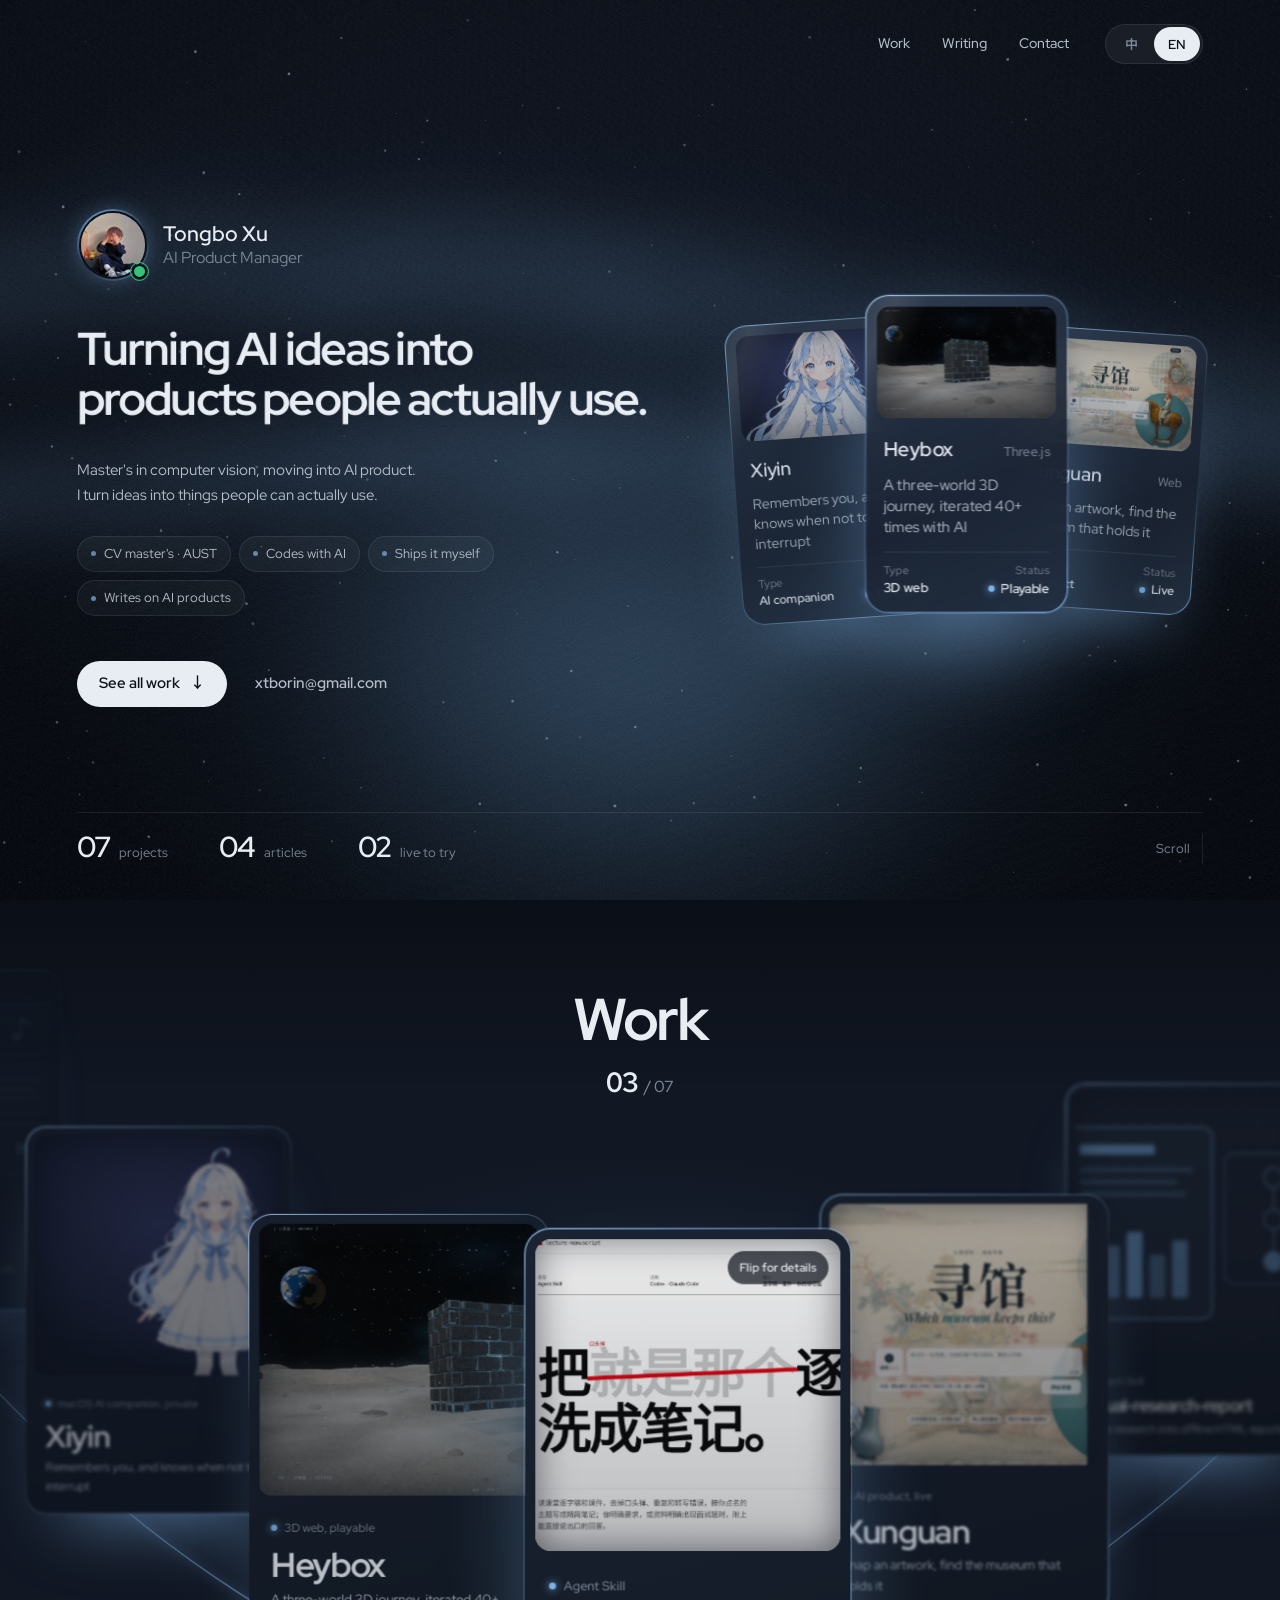
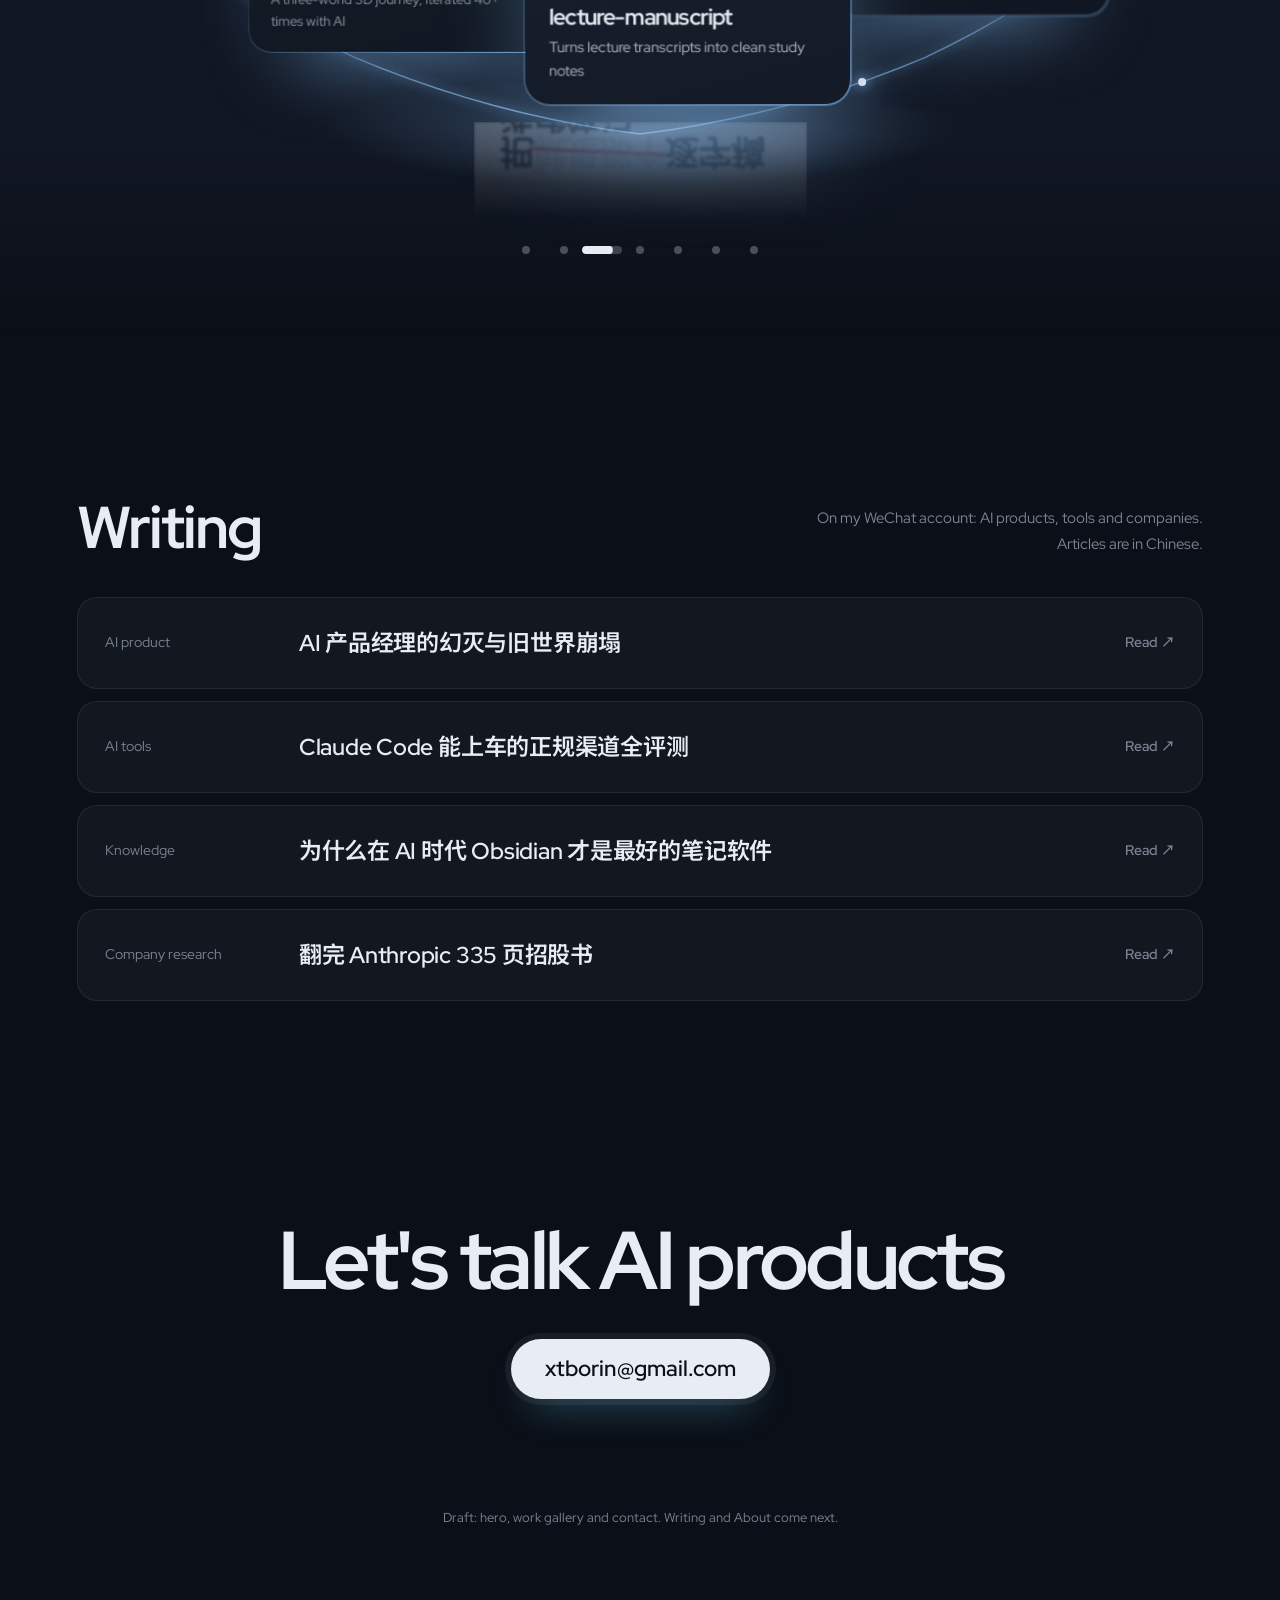
<file: index.html>
<!doctype html>
<html lang="en" data-lang="en">
<head>
  <meta charset="UTF-8">
  <meta name="viewport" content="width=device-width, initial-scale=1">
  <meta name="theme-color" content="#0B0F17">
  <title>徐同博 · AI 产品经理</title>
  <link rel="icon" href="assets/favicon.svg" type="image/svg+xml">
  <link rel="stylesheet" href="preview.css">
  <script>
    (function () {
      var q = new URLSearchParams(location.search).get('lang'), saved = null;
      try { saved = localStorage.getItem('lang'); } catch (e) {}
      var lang = q === 'en' || q === 'zh' ? q : saved === 'zh' ? 'zh' : 'en';
      document.documentElement.dataset.lang = lang;
      document.documentElement.lang = lang === 'en' ? 'en' : 'zh-CN';
    })();
  </script>
  <script src="preview.js" defer></script>
</head>
<body>
  <canvas class="gl" aria-hidden="true"></canvas>
  <canvas class="stars" aria-hidden="true"></canvas>
  <div class="cursor" aria-hidden="true"><span class="cursor-dot"></span><span class="cursor-ring"><b class="cursor-label"></b></span></div>

  <header class="bar">
    <nav class="nav" aria-label="主导航">
      <a href="#work" data-i18n="navWork">作品</a>
      <a href="#writing" data-i18n="navWriting">文章</a>
      <a href="#contact" data-i18n="navContact">联系</a>
    </nav>
    <div class="lang" role="group" aria-label="语言 / Language">
      <span class="lang-thumb" aria-hidden="true"></span>
      <button type="button" data-set-lang="zh" aria-pressed="false">中</button>
      <button type="button" data-set-lang="en" aria-pressed="true">EN</button>
    </div>
  </header>

  <main id="top">
    <!-- 首屏：左侧是我（头像、定位、简介、标签），右侧是三张主打作品卡 -->
    <section class="hero">
      <div class="hero-left">
        <div class="hero-id">
          <span class="avatar-wrap"><img class="avatar" src="assets/avatar.jpg" alt="" width="64" height="64"><span class="pulse" aria-hidden="true"></span></span>
          <p><b data-i18n="brand">徐同博</b><span data-i18n="roleShort">AI 产品经理</span></p>
        </div>
        <h1 class="hero-title" data-i18n="headline">把 AI 想法，
做成真正能用的产品。</h1>
        <p class="hero-lead" data-i18n="lead">计算机视觉硕士，想做 AI 产品经理。
我习惯自己把想法做成能用的东西。</p>
        <ul class="tags">
          <li data-i18n="tag1">CV 硕士 · 安徽理工</li>
          <li data-i18n="tag2">和 AI 一起写代码</li>
          <li data-i18n="tag3">自己做到上线</li>
          <li data-i18n="tag4">公众号写 AI 产品</li>
        </ul>
        <div class="hero-actions">
          <a class="more-link" href="#work"><span data-i18n="ctaWork">看全部作品</span><i aria-hidden="true">↓</i></a>
          <a class="hero-mail" href="mailto:xtborin@gmail.com">xtborin@gmail.com</a>
        </div>
      </div>

      <div class="hero-strip">
        <ul class="stats">
          <li><b>07</b><span data-i18n="stWork">个作品</span></li>
          <li><b>04</b><span data-i18n="stWrite">公众号文章</span></li>
          <li><b>02</b><span data-i18n="stLive">个可在线体验</span></li>
        </ul>
        <a class="scroll-cue" href="#work"><span data-i18n="scrollCue">向下滚动</span><i aria-hidden="true"></i></a>
      </div>

      <div class="fan" aria-label="主打作品">
        <a class="gcard g-violet" href="#w-xiyin">
          <span class="gc-thumb gc-figure"><img src="assets/projects/xiyin.webp" alt="" width="619" height="1100" draggable="false"></span>
          <span class="gc-top"><b data-i18n="xyTitle">汐音</b><span class="gc-no">macOS</span></span>
          <span class="gc-mid" data-i18n="xyLine">记得你，也知道什么时候别打扰你</span>
          <span class="gc-meta"><span><small data-i18n="kType">类型</small><span data-i18n="tXy">AI 桌面伙伴</span></span><span><small data-i18n="kState">状态</small><em data-i18n="sPrivate">私有</em></span></span>
        </a>
        <a class="gcard g-silver" href="#w-heybox">
          <span class="gc-thumb"><img src="assets/projects/heybox-moon.webp" alt="" width="1600" height="1000" draggable="false"></span>
          <span class="gc-top"><b data-i18n="hbTitle">小黑盒</b><span class="gc-no">Three.js</span></span>
          <span class="gc-mid" data-i18n="hbLine">三世界宇宙旅程，和 AI 一起迭代了 40 多版</span>
          <span class="gc-meta"><span><small data-i18n="kType">类型</small><span data-i18n="tHb">3D 网页</span></span><span><small data-i18n="kState">状态</small><em data-i18n="sPlay">可在线玩</em></span></span>
        </a>
        <a class="gcard g-aqua" href="#w-xunguan">
          <span class="gc-thumb"><img src="assets/projects/xunguan-home.webp" alt="" width="1600" height="1000" draggable="false"></span>
          <span class="gc-top"><b data-i18n="xgTitle">寻馆</b><span class="gc-no">Web</span></span>
          <span class="gc-mid" data-i18n="xgLine">拍下展品，找到它在哪个博物馆</span>
          <span class="gc-meta"><span><small data-i18n="kType">类型</small><span data-i18n="tXg">AI 产品</span></span><span><small data-i18n="kState">状态</small><em data-i18n="sLive">已上线</em></span></span>
        </a>
</div>

    </section>

    <!-- 横向画廊：每个作品一张渐变玻璃卡 -->
    <section class="gallery" id="work" aria-labelledby="work-title">
      <div class="gallery-sticky">
        <div class="gallery-head">
          <h2 id="work-title" data-i18n="workTitle">作品</h2>
          <p class="counter" aria-hidden="true"><b class="counter-now">01</b><span>/ 07</span></p>
        </div>
        <svg class="rail" aria-hidden="true"><defs><linearGradient id="railg" x1="0" x2="1"><stop offset="0" stop-color="#7FB4E8" stop-opacity="0"/><stop offset=".5" stop-color="#7FB4E8" stop-opacity=".9"/><stop offset="1" stop-color="#7FB4E8" stop-opacity="0"/></linearGradient></defs><path class="rail-glow"/><path class="rail-path"/><circle class="rail-dot" r="4"/></svg>
        <div class="track">
          <article class="card card-lg g-violet" id="w-xiyin" data-key="xiyin" tabindex="0">
            <figure class="card-media media-figure"><img src="assets/projects/xiyin.webp" alt="" width="619" height="1100" draggable="false"></figure>
            <div class="card-text">
              <p class="card-tag" data-i18n="xyTag">macOS AI 伙伴，私有项目</p>
              <h3 data-i18n="xyTitle">汐音</h3>
              <p data-i18n="xyLine">记得你，也知道什么时候别打扰你</p>
            </div>
          </article>
          <article class="card card-lg g-silver" id="w-heybox" data-key="heybox" tabindex="0">
            <figure class="card-media"><img src="assets/projects/heybox-moon.webp" alt="" width="1600" height="1000" draggable="false"></figure>
            <div class="card-text">
              <p class="card-tag" data-i18n="hbTag">3D 网页，可在线玩</p>
              <h3 data-i18n="hbTitle">小黑盒</h3>
              <p data-i18n="hbLine">三世界宇宙旅程，和 AI 一起迭代了 40 多版</p>
            </div>
          </article>
          <article class="card g-pink" id="w-lecture" data-key="lecture" tabindex="0">
            <figure class="card-media"><img src="assets/projects/lecture-hero.webp" alt="" width="1600" height="1000" draggable="false"></figure>
            <div class="card-text">
              <p class="card-tag">Agent Skill</p>
              <h3>lecture-manuscript</h3>
              <p data-i18n="lmLine">把课堂逐字稿洗成精简笔记</p>
            </div>
          </article>
          <article class="card card-lg g-aqua" id="w-xunguan" data-key="xunguan" tabindex="0">
            <figure class="card-media"><img src="assets/projects/xunguan-home.webp" alt="" width="1600" height="1000" draggable="false"></figure>
            <div class="card-text">
              <p class="card-tag" data-i18n="xgTag">AI 产品，已上线</p>
              <h3 data-i18n="xgTitle">寻馆</h3>
              <p data-i18n="xgLine">拍下展品，找到它在哪个博物馆</p>
            </div>
          </article>
          <article class="card card-type g-lime" id="w-report" data-key="report" tabindex="0">
            <figure class="card-media cover-svg" aria-hidden="true"><svg viewBox="0 0 400 300" preserveAspectRatio="xMidYMid slice"><defs><pattern id="dotg1" width="16" height="16" patternUnits="userSpaceOnUse"><circle cx="2" cy="2" r="1" fill="#7FB4E8" opacity=".18"/></pattern></defs><rect width="400" height="300" fill="url(#dotg1)"/>
<g fill="none" stroke="#7FB4E8" stroke-width="1.5"><rect x="52" y="40" width="170" height="220" rx="12" fill="rgba(127,180,232,.06)"/><rect x="236" y="70" width="112" height="150" rx="12" opacity=".55"/></g>
<rect x="70" y="60" width="86" height="12" rx="3" fill="#7FB4E8"/><g fill="#7FB4E8" opacity=".35"><rect x="70" y="86" width="130" height="6" rx="3"/><rect x="70" y="100" width="112" height="6" rx="3"/><rect x="70" y="114" width="122" height="6" rx="3"/></g>
<g fill="#7FB4E8"><rect x="72" y="196" width="18" height="40" rx="3" opacity=".45"/><rect x="98" y="176" width="18" height="60" rx="3" opacity=".7"/><rect x="124" y="160" width="18" height="76" rx="3"/><rect x="150" y="186" width="18" height="50" rx="3" opacity=".55"/><rect x="176" y="170" width="18" height="66" rx="3" opacity=".8"/></g>
<g stroke="#7FB4E8" stroke-width="1.5" fill="none" opacity=".8"><circle cx="292" cy="98" r="11"/><circle cx="292" cy="146" r="11"/><circle cx="292" cy="194" r="11" fill="#7FB4E8"/><path d="M292 109v26M292 157v26"/></g></svg></figure>
            <div class="card-text">
              <p class="card-tag">Agent Skill</p>
              <h3>visual-research-report</h3>
              <p data-i18n="vrLine">把调研整理成可以离线阅读的 HTML 报告</p>
            </div>
          </article>
          <article class="card card-type g-yellow" id="w-campus" data-key="campus" tabindex="0">
            <figure class="card-media cover-svg" aria-hidden="true"><svg viewBox="0 0 400 300" preserveAspectRatio="xMidYMid slice"><defs><pattern id="dotg2" width="16" height="16" patternUnits="userSpaceOnUse"><circle cx="2" cy="2" r="1" fill="#7FB4E8" opacity=".18"/></pattern><radialGradient id="wg" cx="50%" cy="70%" r="50%"><stop offset="0" stop-color="#7FB4E8" stop-opacity=".22"/><stop offset="1" stop-color="#7FB4E8" stop-opacity="0"/></radialGradient></defs><rect width="400" height="300" fill="url(#dotg2)"/><circle cx="200" cy="200" r="150" fill="url(#wg)"/>
<g fill="none" stroke="#7FB4E8" stroke-linecap="round"><path d="M140 168a85 85 0 0 1 120 0" stroke-width="10" opacity=".35"/><path d="M110 138a127 127 0 0 1 180 0" stroke-width="10" opacity=".22"/><path d="M168 196a40 40 0 0 1 64 0" stroke-width="10" opacity=".6"/></g><circle cx="200" cy="222" r="11" fill="#7FB4E8"/>
<g stroke="#7FB4E8" stroke-width="1.3" opacity=".55"><path d="M48 82L104 58L152 92M248 92L296 58L352 82"/></g><g fill="#7FB4E8"><circle cx="48" cy="82" r="5"/><circle cx="104" cy="58" r="5" opacity=".6"/><circle cx="152" cy="92" r="5" opacity=".8"/><circle cx="248" cy="92" r="5" opacity=".8"/><circle cx="296" cy="58" r="5" opacity=".6"/><circle cx="352" cy="82" r="5"/></g>
<g transform="translate(282 214)"><circle r="18" fill="none" stroke="#7FB4E8" stroke-width="1.5"/><path d="M-7 0l5 5l9-10" fill="none" stroke="#7FB4E8" stroke-width="2.4" stroke-linecap="round" stroke-linejoin="round"/></g></svg></figure>
            <div class="card-text">
              <p class="card-tag" data-i18n="ccTag">桌面工具，开源</p>
              <h3>CampusConnect</h3>
              <p data-i18n="ccLine">校园网自动认证，Windows 和 macOS 都能用</p>
            </div>
          </article>
          <article class="card card-type g-mist" data-key="media" tabindex="0">
            <figure class="card-media cover-svg" aria-hidden="true"><svg viewBox="0 0 400 300" preserveAspectRatio="xMidYMid slice"><rect x="46" y="36" width="96" height="68" rx="10" fill="rgba(127,180,232,.07)" stroke="#7FB4E8" stroke-opacity=".9" stroke-width="1.4"/><path d="M86 59L106 70L86 81Z" fill="#7FB4E8" opacity=".9"/><rect x="152" y="36" width="96" height="68" rx="10" fill="rgba(127,180,232,.07)" stroke="#7FB4E8" stroke-opacity=".45" stroke-width="1.4"/><g fill="#7FB4E8" opacity="0.32"><rect x="168" y="56" width="64" height="5" rx="2.5"/><rect x="168" y="68" width="50" height="5" rx="2.5"/><rect x="168" y="80" width="58" height="5" rx="2.5"/></g><rect x="258" y="36" width="96" height="68" rx="10" fill="rgba(127,180,232,.07)" stroke="#7FB4E8" stroke-opacity=".6" stroke-width="1.4"/><g fill="#7FB4E8" opacity=".6"><circle cx="298" cy="80" r="6"/><rect x="303" y="54" width="3" height="26"/><path d="M305 54q12 4 14 12q-6-5-14-5z"/></g><rect x="46" y="116" width="96" height="68" rx="10" fill="rgba(127,180,232,.07)" stroke="#7FB4E8" stroke-opacity=".5" stroke-width="1.4"/><g fill="#7FB4E8" opacity="0.35"><rect x="62" y="136" width="64" height="5" rx="2.5"/><rect x="62" y="148" width="50" height="5" rx="2.5"/><rect x="62" y="160" width="58" height="5" rx="2.5"/></g><rect x="152" y="116" width="96" height="68" rx="10" fill="rgba(127,180,232,.07)" stroke="#7FB4E8" stroke-opacity=".95" stroke-width="1.4"/><path d="M192 139L212 150L192 161Z" fill="#7FB4E8" opacity=".95"/><rect x="258" y="116" width="96" height="68" rx="10" fill="rgba(127,180,232,.07)" stroke="#7FB4E8" stroke-opacity=".4" stroke-width="1.4"/><g fill="#7FB4E8" opacity="0.28"><rect x="274" y="136" width="64" height="5" rx="2.5"/><rect x="274" y="148" width="50" height="5" rx="2.5"/><rect x="274" y="160" width="58" height="5" rx="2.5"/></g><rect x="46" y="196" width="96" height="68" rx="10" fill="rgba(127,180,232,.07)" stroke="#7FB4E8" stroke-opacity=".6" stroke-width="1.4"/><g fill="#7FB4E8" opacity=".6"><circle cx="86" cy="240" r="6"/><rect x="91" y="214" width="3" height="26"/><path d="M93 214q12 4 14 12q-6-5-14-5z"/></g><rect x="152" y="196" width="96" height="68" rx="10" fill="rgba(127,180,232,.07)" stroke="#7FB4E8" stroke-opacity=".45" stroke-width="1.4"/><g fill="#7FB4E8" opacity="0.32"><rect x="168" y="216" width="64" height="5" rx="2.5"/><rect x="168" y="228" width="50" height="5" rx="2.5"/><rect x="168" y="240" width="58" height="5" rx="2.5"/></g><rect x="258" y="196" width="96" height="68" rx="10" fill="rgba(127,180,232,.07)" stroke="#7FB4E8" stroke-opacity=".8" stroke-width="1.4"/><path d="M298 219L318 230L298 241Z" fill="#7FB4E8" opacity=".8"/></svg></figure>
            <div class="card-text">
              <p class="card-tag" data-i18n="mhTag">资源平台，私有项目</p>
              <h3>MediaHub</h3>
              <p data-i18n="mhLine">视频、歌谱、文章统一管理，按权限和额度访问</p>
            </div>
          </article>
        </div>
        <div class="floor" aria-hidden="true"><div class="mirror"><img alt="" src="assets/projects/heybox-moon.webp"></div></div>
        <div class="dots" aria-label="选择作品"></div>
      </div>
    </section>

    <!-- 文章：发在微信公众号 -->
    <section class="writing" id="writing" aria-labelledby="writing-title">
      <div class="writing-head">
        <h2 id="writing-title" data-i18n="writingTitle">文章</h2>
        <p data-i18n="writingSub">写在我的微信公众号，关于 AI 产品、工具和公司。</p>
      </div>
      <ol class="articles">
        <li><a class="article" href="https://mp.weixin.qq.com/s/xaE4N5pzvhqohViHwmlHbg" target="_blank" rel="noopener noreferrer"><span class="a-topic" data-i18n="tp1">AI 产品经理</span><span class="a-title">AI 产品经理的幻灭与旧世界崩塌</span><span class="a-read"><span data-i18n="read">阅读</span> ↗</span></a></li>
        <li><a class="article" href="https://mp.weixin.qq.com/s/UxXXmakDibp9JJj6A-B_Ow" target="_blank" rel="noopener noreferrer"><span class="a-topic" data-i18n="tp2">AI 工具</span><span class="a-title">Claude Code 能上车的正规渠道全评测</span><span class="a-read"><span data-i18n="read">阅读</span> ↗</span></a></li>
        <li><a class="article" href="https://mp.weixin.qq.com/s/ee-FGK-JbAx2Gma1YzCbXA" target="_blank" rel="noopener noreferrer"><span class="a-topic" data-i18n="tp3">知识管理</span><span class="a-title">为什么在 AI 时代 Obsidian 才是最好的笔记软件</span><span class="a-read"><span data-i18n="read">阅读</span> ↗</span></a></li>
        <li><a class="article" href="https://mp.weixin.qq.com/s/hTH5tWA1_2i25GKrkgDlOA" target="_blank" rel="noopener noreferrer"><span class="a-topic" data-i18n="tp4">公司研究</span><span class="a-title">翻完 Anthropic 335 页招股书</span><span class="a-read"><span data-i18n="read">阅读</span> ↗</span></a></li>
      </ol>
    </section>

    <section class="contact" id="contact" aria-labelledby="contact-title">
      <h2 id="contact-title" data-i18n="contactTitle">一起聊聊 AI 产品</h2>
      <a class="mail magnetic" href="mailto:xtborin@gmail.com">xtborin@gmail.com</a>
      <p class="note" data-i18n="note">样稿：首屏、作品画廊和联系方式。确认风格后再补齐文章和关于我。</p>
    </section>
  </main>
</body>
</html>
</file>
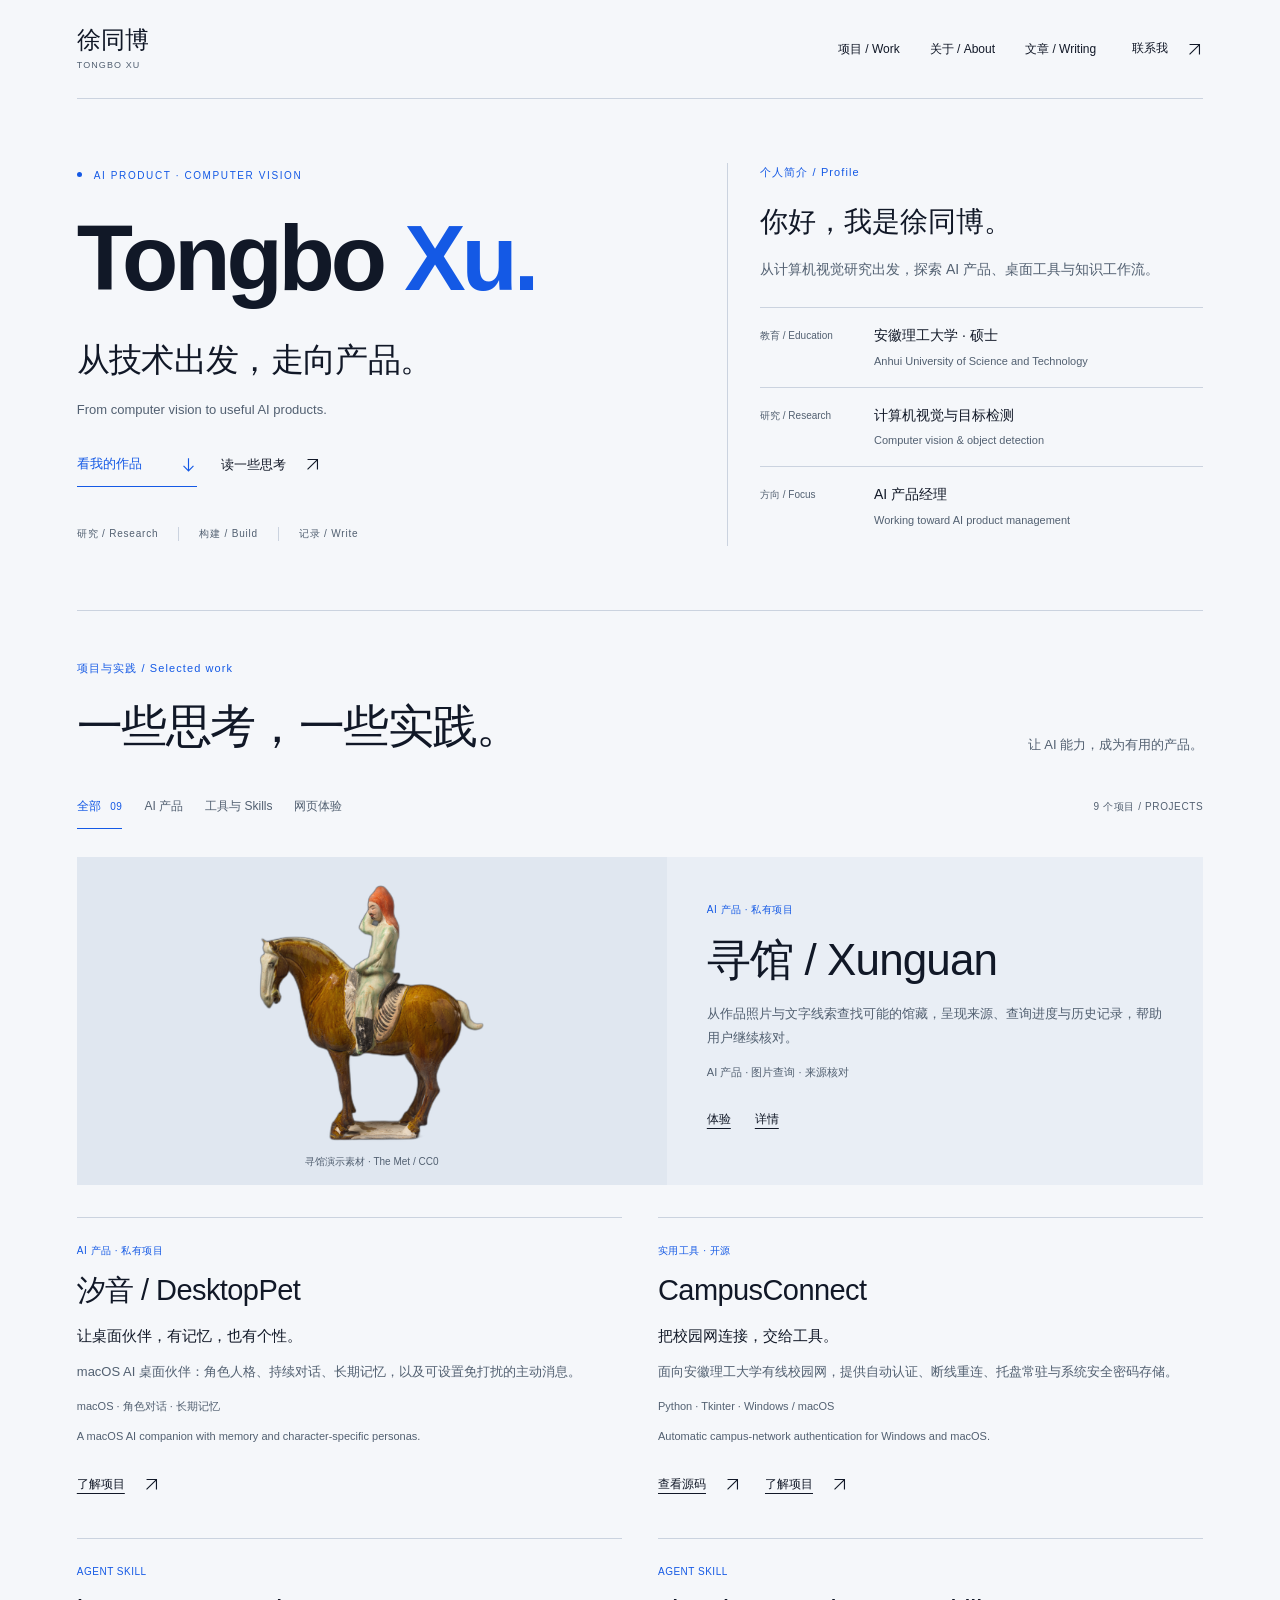
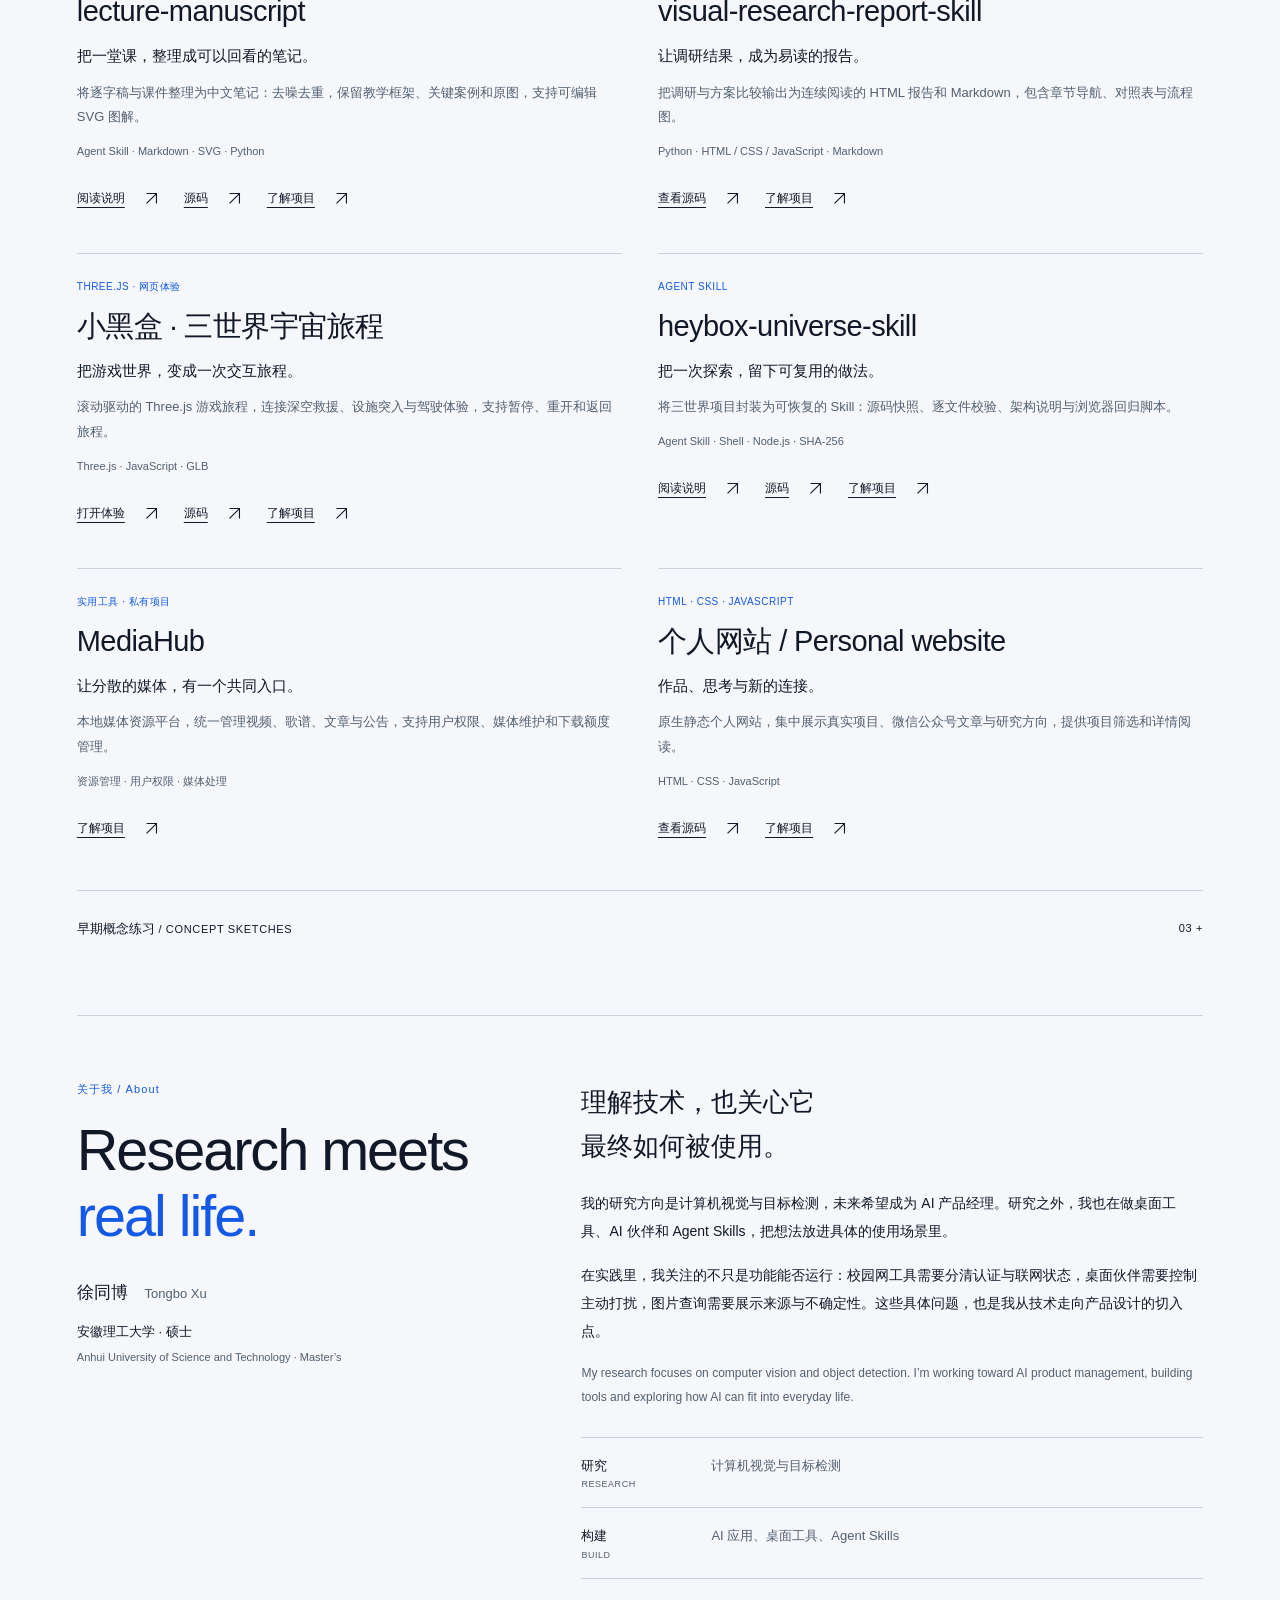
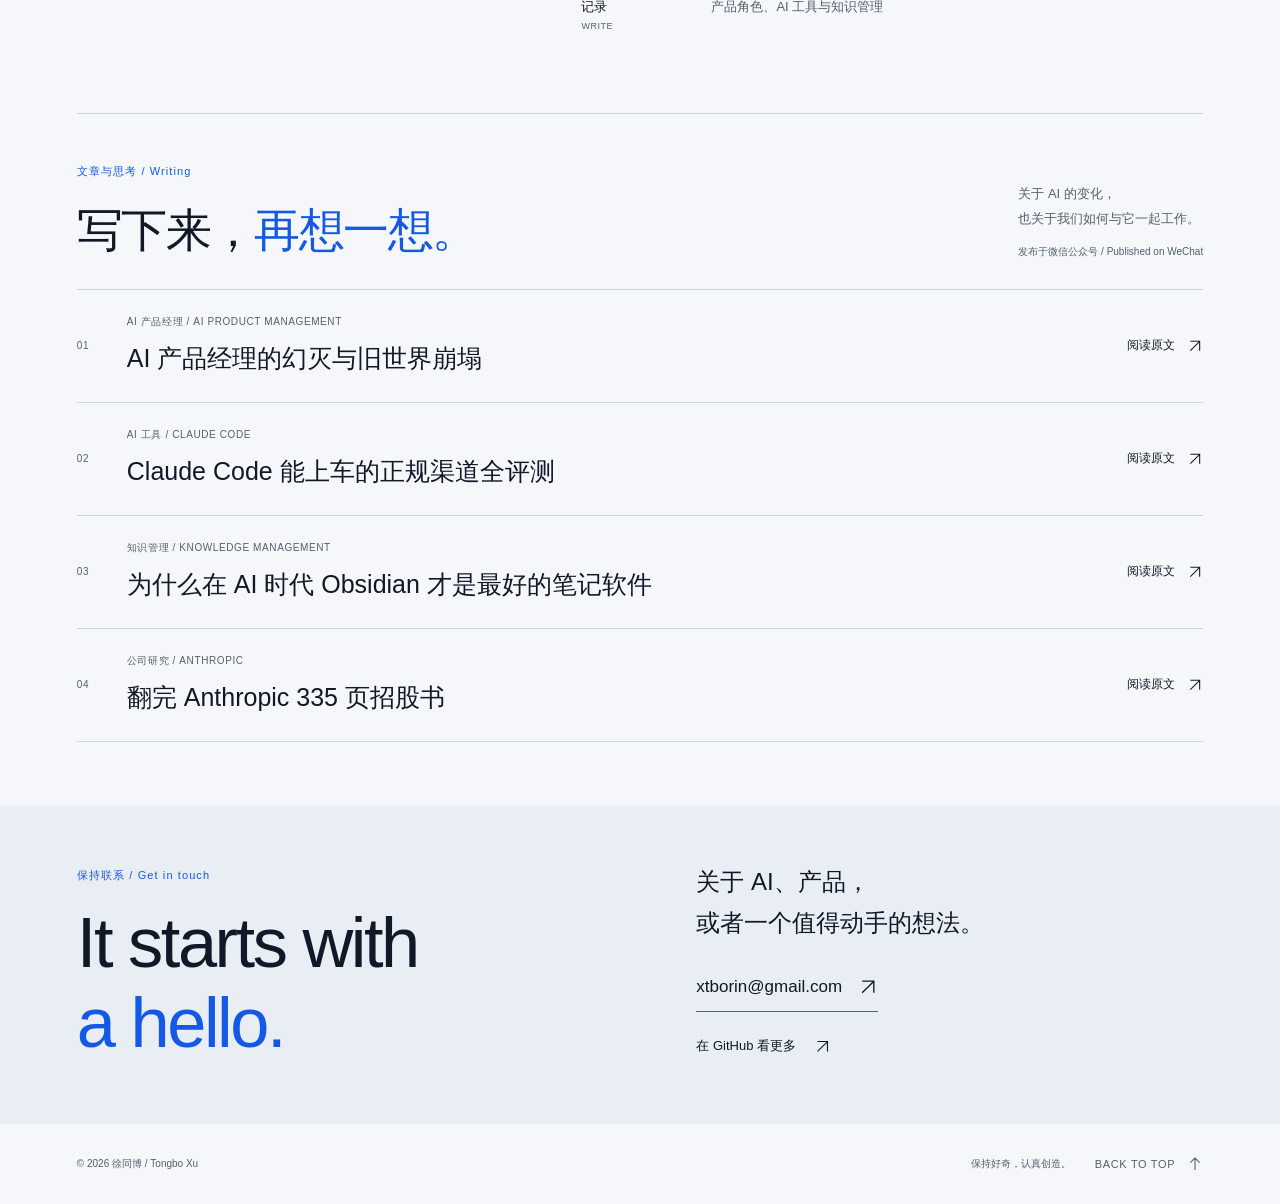
<file: legacy.html>
<!doctype html>
<html lang="zh-CN">
<head>
  <meta charset="UTF-8">
  <meta name="viewport" content="width=device-width, initial-scale=1">
  <meta name="description" content="徐同博 Tongbo Xu，AI 产品经理方向，安徽理工大学硕士，研究计算机视觉与目标检测。探索 AI 桌面伙伴、实用工具、Agent Skills，也记录产品与技术思考。">
  <meta name="theme-color" content="#f5f7fa">
  <title>徐同博 Tongbo Xu — AI for People</title>
  <link rel="icon" href="assets/favicon.svg" type="image/svg+xml">
  <link rel="stylesheet" href="style.css">
  <script src="script.js" defer></script>
</head>
<body>
  <a class="skip-link" href="#main">跳转到正文</a>
  <svg class="icon-definitions" xmlns="http://www.w3.org/2000/svg" aria-hidden="true">
    <symbol id="icon-arrow-up-right" viewBox="0 0 24 24"><path d="M5 19 19 5M5 5h14v14" fill="none" stroke="currentColor" stroke-width="1.6"/></symbol>
    <symbol id="icon-arrow-down" viewBox="0 0 24 24"><path d="M12 3v18M5 14l7 7 7-7" fill="none" stroke="currentColor" stroke-width="1.6"/></symbol>
    <symbol id="icon-close" viewBox="0 0 24 24"><path d="m6 6 12 12M6 18 18 6" fill="none" stroke="currentColor" stroke-width="1.6"/></symbol>
  </svg>
  <header class="site-header wrap" id="top">
    <div class="nav-shell">
      <a class="brand" href="#top" aria-label="徐同博，返回首页"><span class="brand-name">徐同博<span class="mono">TONGBO XU</span></span></a>
      <nav id="primary-nav" aria-label="主导航"><a href="#work">项目 / Work</a><a href="#about">关于 / About</a><a href="#notes">文章 / Writing</a></nav>
      <a class="button button-dark nav-contact" href="mailto:xtborin@gmail.com">联系我<svg aria-hidden="true"><use href="#icon-arrow-up-right"/></svg></a>
      <button class="menu-toggle" id="menu-toggle" type="button" aria-label="展开导航" aria-controls="primary-nav" aria-expanded="false"><span></span><span></span></button>
    </div>
  </header>
  <main id="main">
    <section class="hero wrap" aria-labelledby="hero-title">
      <div class="hero-copy">
        <p class="hero-intro">AI PRODUCT · COMPUTER VISION</p>
        <h1 class="hero-title" id="hero-title" lang="en">Tongbo <em>Xu.</em></h1>
        <p class="hero-statement">从技术出发，走向产品。</p>
        <p class="hero-english" lang="en">From computer vision to useful AI products.</p>
        <div class="hero-actions"><a class="text-link hero-link" href="#work">看我的作品<svg aria-hidden="true"><use href="#icon-arrow-down"/></svg></a><a class="text-link" href="#notes">读一些思考<svg aria-hidden="true"><use href="#icon-arrow-up-right"/></svg></a></div>
        <p class="hero-footnote"><span>研究 / Research</span><span>构建 / Build</span><span>记录 / Write</span></p>
      </div>
      <aside class="hero-profile" aria-labelledby="profile-name">
        <p class="section-label">个人简介 / Profile</p>
        <h2 id="profile-name">你好，我是徐同博。</h2>
        <p>从计算机视觉研究出发，探索 AI 产品、桌面工具与知识工作流。</p>
        <dl class="profile-facts">
          <div><dt>教育 / Education</dt><dd>安徽理工大学 · 硕士<span lang="en">Anhui University of Science and Technology</span></dd></div>
          <div><dt>研究 / Research</dt><dd>计算机视觉与目标检测<span lang="en">Computer vision & object detection</span></dd></div>
          <div><dt>方向 / Focus</dt><dd>AI 产品经理<span lang="en">Working toward AI product management</span></dd></div>
        </dl>
      </aside>
    </section>
    <section class="work wrap section" id="work" aria-labelledby="work-title">
      <div class="section-heading"><div><p class="section-label">项目与实践 / Selected work</p><h2 class="display" id="work-title">一些思考，一些实践。</h2></div><p class="section-description">让 AI 能力，成为有用的产品。</p></div>
      <div class="work-toolbar"><div class="filters" role="group" aria-label="筛选项目" hidden><button class="filter active" data-filter="all" aria-pressed="true">全部 <span class="mono">09</span></button><button class="filter" data-filter="ai" aria-pressed="false">AI 产品</button><button class="filter" data-filter="tools" aria-pressed="false">工具与 Skills</button><button class="filter" data-filter="web" aria-pressed="false">网页体验</button></div><p class="filter-status mono" role="status" aria-live="polite" aria-atomic="true">9 个项目 / PROJECTS</p></div>
      <div class="project-grid">

<article class="project project-featured" data-category="ai" data-project="xunguan"><figure class="project-cover"><img src="assets/projects/xunguan-rider.png" alt="寻馆演示使用的唐代骑马人物陶俑素材" width="616" height="700" loading="lazy"><figcaption>寻馆演示素材 · The Met / CC0</figcaption></figure><div class="project-content"><p class="project-type">AI 产品 · 私有项目</p><h3><a href="https://xunguan.vercel.app" target="_blank" rel="noopener noreferrer">寻馆 / Xunguan</a></h3><p class="project-description">从作品照片与文字线索查找可能的馆藏，呈现来源、查询进度与历史记录，帮助用户继续核对。</p><p class="project-stack">AI 产品 · 图片查询 · 来源核对</p><div class="project-actions"><a class="text-link" href="https://xunguan.vercel.app" target="_blank" rel="noopener noreferrer">体验</a><button type="button" class="text-link project-open" aria-haspopup="dialog" aria-label="查看寻馆项目详情" hidden>详情</button></div></div><template class="project-detail"><div class="project-evidence"><h4>使用场景 / Context</h4><p>在展览或日常浏览中看到一件作品时，通过照片和补充线索寻找可能的收藏机构与公开来源。</p><h4>功能与设计 / Features</h4><ul><li>支持选图、拖放和粘贴图片，也可补充文字线索。</li><li>提供查询进度、停止、异常提示与最近查询记录。</li><li>将作品匹配与展出状态分开表达，保留来源入口，提示用户对照核实。</li></ul><p class="detail-notice">已部署的探索性 Demo，源码私有。识别准确性尚未完成验收，结果需结合馆方资料核对。</p></div><div class="detail-links"><a class="text-link" href="https://xunguan.vercel.app" target="_blank" rel="noopener noreferrer">体验</a></div></template></article>
<article class="project project-entry" data-category="ai" data-project="desktoppet"><div class="project-content"><p class="project-type">AI 产品 · 私有项目</p><h3>汐音 / DesktopPet</h3><p class="project-subtitle">让桌面伙伴，有记忆，也有个性。</p><p class="project-description">macOS AI 桌面伙伴：角色人格、持续对话、长期记忆，以及可设置免打扰的主动消息。</p><p class="project-stack">macOS · 角色对话 · 长期记忆</p><p class="project-english" lang="en">A macOS AI companion with memory and character-specific personas.</p><div class="project-actions"><button type="button" class="text-link project-open" aria-haspopup="dialog" aria-label="查看汐音 / DesktopPet项目详情" hidden>了解项目<svg aria-hidden="true"><use href="#icon-arrow-up-right"/></svg></button></div></div><template class="project-detail"><div class="project-evidence"><h4>使用场景 / Context</h4><p>让桌面伙伴记住持续交流中的偏好与经历，同时让用户决定它何时主动开口。</p><h4>功能与设计 / Features</h4><ul><li>按角色保存人格，支持持续对话与长期记忆。</li><li>主动消息提供免打扰时段、频率和未回应限制，兼顾陪伴与日常专注。</li><li>聊天与记忆保存在本机，模型凭据使用系统钥匙串。</li></ul><p class="detail-notice">个人非商业 Demo，源码私有；当前对话能力不等同于可操作电脑的 Agent。</p></div></template></article>
<article class="project project-entry" data-category="tools" data-project="campusconnect"><div class="project-content"><p class="project-type">实用工具 · 开源</p><h3>CampusConnect</h3><p class="project-subtitle">把校园网连接，交给工具。</p><p class="project-description">面向安徽理工大学有线校园网，提供自动认证、断线重连、托盘常驻与系统安全密码存储。</p><p class="project-stack">Python · Tkinter · Windows / macOS</p><p class="project-english" lang="en">Automatic campus-network authentication for Windows and macOS.</p><div class="project-actions"><a class="text-link" href="https://github.com/Xtbreak/CampusConnect" target="_blank" rel="noopener noreferrer">查看源码<svg aria-hidden="true"><use href="#icon-arrow-up-right"/></svg></a><button type="button" class="text-link project-open" aria-haspopup="dialog" aria-label="查看CampusConnect项目详情" hidden>了解项目<svg aria-hidden="true"><use href="#icon-arrow-up-right"/></svg></button></div></div><template class="project-detail"><div class="project-evidence"><h4>使用场景 / Context</h4><p>把重复登录校园网的操作交给后台工具，适配电信、移动和联通的认证入口。</p><h4>功能与设计 / Features</h4><ul><li>图形界面配合托盘／菜单栏，支持登录启动、启动后连接和断线自动登录。</li><li>先判断校园网认证，再检查外网；已认证但外网暂不可用时，不重复登录已有会话。</li><li>网络任务在独立进程运行，可主动停止；连续失败时延长重试间隔。</li><li>Windows 使用 DPAPI，macOS 使用系统钥匙串保存密码。</li></ul><p class="detail-notice">当前适配安徽理工大学有线校园网；其他学校与无线网络兼容性未验证。</p></div><div class="detail-links"><a class="text-link" href="https://github.com/Xtbreak/CampusConnect" target="_blank" rel="noopener noreferrer">查看源码<svg aria-hidden="true"><use href="#icon-arrow-up-right"/></svg></a></div></template></article>
<article class="project project-entry" data-category="tools" data-project="lecture"><div class="project-content"><p class="project-type">AGENT SKILL</p><h3>lecture-manuscript</h3><p class="project-subtitle">把一堂课，整理成可以回看的笔记。</p><p class="project-description">将逐字稿与课件整理为中文笔记：去噪去重，保留教学框架、关键案例和原图，支持可编辑 SVG 图解。</p><p class="project-stack">Agent Skill · Markdown · SVG · Python</p><div class="project-actions"><a class="text-link" href="https://xtbreak.github.io/lecture-manuscript/" target="_blank" rel="noopener noreferrer">阅读说明<svg aria-hidden="true"><use href="#icon-arrow-up-right"/></svg></a>
<a class="text-link" href="https://github.com/Xtbreak/lecture-manuscript" target="_blank" rel="noopener noreferrer">源码<svg aria-hidden="true"><use href="#icon-arrow-up-right"/></svg></a><button type="button" class="text-link project-open" aria-haspopup="dialog" aria-label="查看lecture-manuscript项目详情" hidden>了解项目<svg aria-hidden="true"><use href="#icon-arrow-up-right"/></svg></button></div></div><template class="project-detail"><div class="project-evidence"><h4>使用场景 / Context</h4><p>面向课程复习，把“口语转写”整理成能够再次理解和使用的知识笔记。</p><h4>功能与设计 / Features</h4><ul><li>按指定主题清洗口头禅、重复内容和明显转写错误，保留必要的解释、案例及操作步骤。</li><li>课件原图放在对应知识点旁；新增图解使用可编辑的原生 SVG。</li><li>配套 Python 检查器核对笔记结构、语气及本地图片路径。</li><li>提供“原稿 → 批改 → 笔记”在线示例；按需求输出面试话术或写入飞书。</li></ul><p class="detail-notice">结构和图片路径检查不能代替事实核对、原文覆盖检查与视觉验收。</p></div><div class="detail-links"><a class="text-link" href="https://xtbreak.github.io/lecture-manuscript/" target="_blank" rel="noopener noreferrer">阅读说明<svg aria-hidden="true"><use href="#icon-arrow-up-right"/></svg></a>
<a class="text-link" href="https://github.com/Xtbreak/lecture-manuscript" target="_blank" rel="noopener noreferrer">源码<svg aria-hidden="true"><use href="#icon-arrow-up-right"/></svg></a></div></template></article>
<article class="project project-entry" data-category="tools" data-project="visual-report"><div class="project-content"><p class="project-type">AGENT SKILL</p><h3>visual-research-report-skill</h3><p class="project-subtitle">让调研结果，成为易读的报告。</p><p class="project-description">把调研与方案比较输出为连续阅读的 HTML 报告和 Markdown，包含章节导航、对照表与流程图。</p><p class="project-stack">Python · HTML / CSS / JavaScript · Markdown</p><div class="project-actions"><a class="text-link" href="https://github.com/Xtbreak/visual-research-report-skill" target="_blank" rel="noopener noreferrer">查看源码<svg aria-hidden="true"><use href="#icon-arrow-up-right"/></svg></a><button type="button" class="text-link project-open" aria-haspopup="dialog" aria-label="查看visual-research-report-skill项目详情" hidden>了解项目<svg aria-hidden="true"><use href="#icon-arrow-up-right"/></svg></button></div></div><template class="project-detail"><div class="project-evidence"><h4>使用场景 / Context</h4><p>让方案研究既能清晰展示，也方便后续维护和继续加工。</p><h4>功能与设计 / Features</h4><ul><li>从结构化 JSON 生成章节、流程、对照表和结论说明，保持同一份内容的 HTML 与 Markdown 输出。</li><li>报告内嵌样式和脚本，可离线阅读，不依赖外部字体或 CDN。</li><li>提供章节侧栏导航、Markdown 下载入口和打印入口。</li><li>渲染时检查表格列数，转义文本内容，减少格式错误。</li></ul><p class="detail-notice">用于组织与呈现研究材料；推荐方案与实际验证结果需要分别表述。</p></div><div class="detail-links"><a class="text-link" href="https://github.com/Xtbreak/visual-research-report-skill" target="_blank" rel="noopener noreferrer">查看源码<svg aria-hidden="true"><use href="#icon-arrow-up-right"/></svg></a></div></template></article>
<article class="project project-entry" data-category="web" data-project="heybox"><div class="project-content"><p class="project-type">THREE.JS · 网页体验</p><h3>小黑盒 · 三世界宇宙旅程</h3><p class="project-subtitle">把游戏世界，变成一次交互旅程。</p><p class="project-description">滚动驱动的 Three.js 游戏旅程，连接深空救援、设施突入与驾驶体验，支持暂停、重开和返回旅程。</p><p class="project-stack">Three.js · JavaScript · GLB</p><div class="project-actions"><a class="text-link" href="https://xtbreak.github.io/heybox-universe/" target="_blank" rel="noopener noreferrer">打开体验<svg aria-hidden="true"><use href="#icon-arrow-up-right"/></svg></a>
<a class="text-link" href="https://github.com/Xtbreak/heybox-universe" target="_blank" rel="noopener noreferrer">源码<svg aria-hidden="true"><use href="#icon-arrow-up-right"/></svg></a><button type="button" class="text-link project-open" aria-haspopup="dialog" aria-label="查看小黑盒 · 三世界宇宙旅程项目详情" hidden>了解项目<svg aria-hidden="true"><use href="#icon-arrow-up-right"/></svg></button></div></div><template class="project-detail"><figure class="detail-image"><img src="assets/projects/heybox-world.webp" alt="小黑盒三世界宇宙旅程使用的场景视觉素材" width="1672" height="941" loading="lazy"><figcaption>项目场景素材 / Project visual</figcaption></figure><div class="project-evidence"><h4>使用场景 / Context</h4><p>把一个游戏主题网站做成可以进入、游玩并返回的连续旅程。</p><h4>功能与设计 / Features</h4><ul><li>通过滚动推进不同世界，用户可以从场景展示进入三个小游戏。</li><li>游戏会话包含操作指南、暂停、继续、重开和返回旅程等状态。</li><li>本地版本采用游戏按需加载、退出后释放资源，并实现展台光环传送门衔接。</li><li>Three.js、模型与媒体资源随静态站点组织，无需 npm 构建即可通过本地服务运行。</li></ul><p class="detail-notice">非官方、非商用课程概念 Demo。线上入口目前为 journey-41，本地实现包含后续迭代，二者体验可能不同。</p></div><div class="detail-links"><a class="text-link" href="https://xtbreak.github.io/heybox-universe/" target="_blank" rel="noopener noreferrer">打开体验<svg aria-hidden="true"><use href="#icon-arrow-up-right"/></svg></a>
<a class="text-link" href="https://github.com/Xtbreak/heybox-universe" target="_blank" rel="noopener noreferrer">源码<svg aria-hidden="true"><use href="#icon-arrow-up-right"/></svg></a></div></template></article>
<article class="project project-entry" data-category="tools" data-project="heybox-skill"><div class="project-content"><p class="project-type">AGENT SKILL</p><h3>heybox-universe-skill</h3><p class="project-subtitle">把一次探索，留下可复用的做法。</p><p class="project-description">将三世界项目封装为可恢复的 Skill：源码快照、逐文件校验、架构说明与浏览器回归脚本。</p><p class="project-stack">Agent Skill · Shell · Node.js · SHA-256</p><div class="project-actions"><a class="text-link" href="https://xtbreak.github.io/heybox-universe-skill/" target="_blank" rel="noopener noreferrer">阅读说明<svg aria-hidden="true"><use href="#icon-arrow-up-right"/></svg></a>
<a class="text-link" href="https://github.com/Xtbreak/heybox-universe-skill" target="_blank" rel="noopener noreferrer">源码<svg aria-hidden="true"><use href="#icon-arrow-up-right"/></svg></a><button type="button" class="text-link project-open" aria-haspopup="dialog" aria-label="查看heybox-universe-skill项目详情" hidden>了解项目<svg aria-hidden="true"><use href="#icon-arrow-up-right"/></svg></button></div></div><template class="project-detail"><div class="project-evidence"><h4>使用场景 / Context</h4><p>把一次复杂交互项目的实现过程保存下来，让下一次迭代有明确的起点。</p><h4>功能与设计 / Features</h4><ul><li>恢复前校验快照 SHA-256，恢复后逐文件核对清单，并检查两个页面入口的一致性。</li><li>归档项目规格、模块关系和迭代历史，支持在既有版本上继续开发。</li><li>提供语法与模块检查、浏览器回归及截图拼图脚本。</li><li>在线说明页展示安装、恢复、预览与后续开发的路径。</li></ul><p class="detail-notice">源码快照恢复与从零复刻是不同路径；提供检查脚本不代表任何新环境已通过验收。</p></div><div class="detail-links"><a class="text-link" href="https://xtbreak.github.io/heybox-universe-skill/" target="_blank" rel="noopener noreferrer">阅读说明<svg aria-hidden="true"><use href="#icon-arrow-up-right"/></svg></a>
<a class="text-link" href="https://github.com/Xtbreak/heybox-universe-skill" target="_blank" rel="noopener noreferrer">源码<svg aria-hidden="true"><use href="#icon-arrow-up-right"/></svg></a></div></template></article>
<article class="project project-entry" data-category="tools" data-project="mediahub"><div class="project-content"><p class="project-type">实用工具 · 私有项目</p><h3>MediaHub</h3><p class="project-subtitle">让分散的媒体，有一个共同入口。</p><p class="project-description">本地媒体资源平台，统一管理视频、歌谱、文章与公告，支持用户权限、媒体维护和下载额度管理。</p><p class="project-stack">资源管理 · 用户权限 · 媒体处理</p><div class="project-actions"><button type="button" class="text-link project-open" aria-haspopup="dialog" aria-label="查看MediaHub项目详情" hidden>了解项目<svg aria-hidden="true"><use href="#icon-arrow-up-right"/></svg></button></div></div><template class="project-detail"><div class="project-evidence"><h4>使用场景 / Context</h4><p>为分散的媒体资源提供统一入口，将内容维护和访问管理放在同一个平台。</p><h4>功能与设计 / Features</h4><ul><li>管理视频、歌谱、文章、公告和首页横幅。</li><li>结合登录权限与按周下载额度控制资源访问。</li><li>配套视频导入、时长更新和缩略图生成工具，减少素材维护中的重复操作。</li></ul><p class="detail-notice">源码私有，仅公开展示功能简介。</p></div></template></article>
<article class="project project-entry" data-category="web" data-project="personal"><div class="project-content"><p class="project-type">HTML · CSS · JAVASCRIPT</p><h3>个人网站 / Personal website</h3><p class="project-subtitle">作品、思考与新的连接。</p><p class="project-description">原生静态个人网站，集中展示真实项目、微信公众号文章与研究方向，提供项目筛选和详情阅读。</p><p class="project-stack">HTML · CSS · JavaScript</p><div class="project-actions"><a class="text-link" href="https://github.com/Xtbreak/Xtbreak" target="_blank" rel="noopener noreferrer">查看源码<svg aria-hidden="true"><use href="#icon-arrow-up-right"/></svg></a><button type="button" class="text-link project-open" aria-haspopup="dialog" aria-label="查看个人网站 / Personal website项目详情" hidden>了解项目<svg aria-hidden="true"><use href="#icon-arrow-up-right"/></svg></button></div></div><template class="project-detail"><div class="project-evidence"><h4>使用场景 / Context</h4><p>把研究、产品实践与写作组织在同一个入口中，方便按主题浏览。</p><h4>功能与设计 / Features</h4><ul><li>按 AI 产品、工具与 Skills、网页体验筛选项目。</li><li>项目详情支持键盘关闭和焦点返回；禁用 JavaScript 后仍可阅读正文与访问外链。</li><li>四篇公众号文章保留真实标题与原文链接，中英双语呈现个人信息。</li><li>单页静态网站，无运行依赖；项目图片保存在本地。</li></ul><p class="detail-notice">此页面保留旧版作品集；当前首页见 index.html。</p></div><div class="detail-links"><a class="text-link" href="https://github.com/Xtbreak/Xtbreak" target="_blank" rel="noopener noreferrer">查看源码<svg aria-hidden="true"><use href="#icon-arrow-up-right"/></svg></a></div></template></article>
</div>
<details class="concept-archive"><summary><span>早期概念练习 <span class="mono">/ CONCEPT SKETCHES</span></span><span class="mono">03 +</span></summary><p>保留一些早期的交互与产品思考。以下为概念练习，并非已发布产品。</p><div class="concept-list">
<article class="concept" data-project="knowledge"><span class="project-type mono">AI 产品 · 概念练习</span><h3>知屿 / 让知识触手可及</h3><p>当资料越来越多，找到答案反而变得困难。这个概念探索如何将零散资料连接起来，让用户通过自然语言提问，并回到原始来源核对答案。</p><button type="button" class="text-link project-open" aria-haspopup="dialog" hidden>查看思路<svg aria-hidden="true"><use href="#icon-arrow-up-right"/></svg></button><template class="project-detail"><p>当资料越来越多，找到答案反而变得困难。这个概念探索如何将零散资料连接起来，让用户通过自然语言提问，并回到原始来源核对答案。</p><ul><li>围绕导入资料、提出问题、核对来源建立完整路径。</li><li>区分原文依据与模型推断，让答案的边界清晰可见。</li><li>在没有足够信息时说明缺失内容，避免生成看似可靠的结论。</li></ul><p class="detail-notice">早期概念练习，用于探索交互与产品思路，不代表已发布产品。</p></template></article>
<article class="concept" data-project="focus"><span class="project-type mono">体验设计 · 概念练习</span><h3>一刻 / 找回专注的节奏</h3><p>一个轻量的专注工具概念。把任务、时间和休息放在清晰的使用路径上，减少开始做事之前的操作负担。</p><button type="button" class="text-link project-open" aria-haspopup="dialog" hidden>查看思路<svg aria-hidden="true"><use href="#icon-arrow-up-right"/></svg></button><template class="project-detail"><p>一个轻量的专注工具概念。把任务、时间和休息放在清晰的使用路径上，减少开始做事之前的操作负担。</p><ul><li>用一个明确的入口开始专注，减少设置步骤。</li><li>让暂停、继续与结束的状态容易理解。</li><li>用温和的反馈帮助用户建立节奏，避免制造额外压力。</li></ul><p class="detail-notice">早期概念练习，用于探索交互与产品思路，不代表已发布产品。</p></template></article>
<article class="concept" data-project="prompt"><span class="project-type mono">小实验 · 概念练习</span><h3>灵感实验室 / 从「如果」开始</h3><p>探索 AI 作为思考搭档的可能。通过不同视角的追问，把一个模糊的念头展开成可以讨论、比较和验证的方向。</p><button type="button" class="text-link project-open" aria-haspopup="dialog" hidden>查看思路<svg aria-hidden="true"><use href="#icon-arrow-up-right"/></svg></button><template class="project-detail"><p>探索 AI 作为思考搭档的可能。通过不同视角的追问，把一个模糊的念头展开成可以讨论、比较和验证的方向。</p><ul><li>先明确问题、约束与预期，再展开创意。</li><li>让用户比较不同方向，而不只接受一个答案。</li><li>将选中的想法整理为下一步可执行的小实验。</li></ul><p class="detail-notice">早期概念练习，用于探索交互与产品思路，不代表已发布产品。</p></template></article>
</div></details>
    </section>
    <section class="about wrap" id="about" aria-labelledby="about-title">
      <div class="about-heading"><p class="section-label">关于我 / About</p><h2 class="display" id="about-title">Research meets<br><em>real life.</em></h2><p class="about-name">徐同博 <span lang="en">Tongbo Xu</span></p><p class="about-degree">安徽理工大学 · 硕士<br><span lang="en">Anhui University of Science and Technology · Master’s</span></p></div>
      <div class="about-copy"><h3>理解技术，也关心它<br>最终如何被使用。</h3><p>我的研究方向是计算机视觉与目标检测，未来希望成为 AI 产品经理。研究之外，我也在做桌面工具、AI 伙伴和 Agent Skills，把想法放进具体的使用场景里。</p><p class="practice-perspective">在实践里，我关注的不只是功能能否运行：校园网工具需要分清认证与联网状态，桌面伙伴需要控制主动打扰，图片查询需要展示来源与不确定性。这些具体问题，也是我从技术走向产品设计的切入点。</p><p lang="en" class="about-english">My research focuses on computer vision and object detection. I’m working toward AI product management, building tools and exploring how AI can fit into everyday life.</p><dl class="practice-list"><div><dt>研究 <span class="mono">RESEARCH</span></dt><dd>计算机视觉与目标检测</dd></div><div><dt>构建 <span class="mono">BUILD</span></dt><dd>AI 应用、桌面工具、Agent Skills</dd></div><div><dt>记录 <span class="mono">WRITE</span></dt><dd>产品角色、AI 工具与知识管理</dd></div></dl></div>
    </section>
    <section class="notes wrap section" id="notes" aria-labelledby="notes-title"><div class="section-heading"><div><p class="section-label">文章与思考 / Writing</p><h2 class="display" id="notes-title">写下来，<em>再想一想。</em></h2></div><p class="section-description">关于 AI 的变化，<br>也关于我们如何与它一起工作。<span>发布于微信公众号 / Published on WeChat</span></p></div><div class="article-list">
<a class="article-link" href="https://mp.weixin.qq.com/s/xaE4N5pzvhqohViHwmlHbg" target="_blank" rel="noopener noreferrer"><span class="article-index mono">01</span><div><p class="article-topic mono">AI 产品经理 / AI PRODUCT MANAGEMENT</p><h3>AI 产品经理的幻灭与旧世界崩塌</h3></div><span class="article-read">阅读原文<svg aria-hidden="true"><use href="#icon-arrow-up-right"/></svg></span></a>
<a class="article-link" href="https://mp.weixin.qq.com/s/UxXXmakDibp9JJj6A-B_Ow" target="_blank" rel="noopener noreferrer"><span class="article-index mono">02</span><div><p class="article-topic mono">AI 工具 / CLAUDE CODE</p><h3>Claude Code 能上车的正规渠道全评测</h3></div><span class="article-read">阅读原文<svg aria-hidden="true"><use href="#icon-arrow-up-right"/></svg></span></a>
<a class="article-link" href="https://mp.weixin.qq.com/s/ee-FGK-JbAx2Gma1YzCbXA" target="_blank" rel="noopener noreferrer"><span class="article-index mono">03</span><div><p class="article-topic mono">知识管理 / KNOWLEDGE MANAGEMENT</p><h3>为什么在 AI 时代 Obsidian 才是最好的笔记软件</h3></div><span class="article-read">阅读原文<svg aria-hidden="true"><use href="#icon-arrow-up-right"/></svg></span></a>
<a class="article-link" href="https://mp.weixin.qq.com/s/hTH5tWA1_2i25GKrkgDlOA" target="_blank" rel="noopener noreferrer"><span class="article-index mono">04</span><div><p class="article-topic mono">公司研究 / ANTHROPIC</p><h3>翻完 Anthropic 335 页招股书</h3></div><span class="article-read">阅读原文<svg aria-hidden="true"><use href="#icon-arrow-up-right"/></svg></span></a>
</div></section>
    <section class="contact wrap" id="contact" aria-labelledby="contact-title"><div><p class="section-label">保持联系 / Get in touch</p><h2 class="display" id="contact-title">It starts with<br><em>a hello.</em></h2></div><div class="contact-copy"><h3>关于 AI、产品，<br>或者一个值得动手的想法。</h3><a class="email-link" href="mailto:xtborin@gmail.com">xtborin@gmail.com<svg aria-hidden="true"><use href="#icon-arrow-up-right"/></svg></a><a class="text-link" href="https://github.com/Xtbreak" target="_blank" rel="noopener noreferrer">在 GitHub 看更多<svg aria-hidden="true"><use href="#icon-arrow-up-right"/></svg></a></div></section>
  </main>
  <footer class="site-footer"><div class="wrap footer-inner"><span>© <span id="year">2026</span> 徐同博 / Tongbo Xu</span><span class="footer-motto">保持好奇，认真创造。</span><a class="back-top mono" href="#top">BACK TO TOP<svg aria-hidden="true"><use href="#icon-arrow-down"/></svg></a></div></footer>
  <dialog id="project-dialog" aria-labelledby="dialog-title" aria-describedby="dialog-description"><div class="dialog-top"><span class="mono" id="dialog-category"></span><button type="button" id="close-dialog" aria-label="关闭项目详情" autofocus><svg aria-hidden="true"><use href="#icon-close"/></svg></button></div><h2 id="dialog-title"></h2><div id="dialog-description"></div></dialog>
</body>
</html>
</file>
<file: preview.css>
/* ============================================================
   字体：均为 SIL Open Font License 1.1，可免费商用
   思源黑体 Noto Sans SC（中文）
   Red Hat Display（英文与数字）
   按页面用字子集化，存放在 assets/fonts/
   ============================================================ */
@font-face { font-family: 'Noto Sans SC'; src: url('assets/fonts/notosanssc-regular.woff2') format('woff2'); font-weight: 400; font-display: swap; }
@font-face { font-family: 'Noto Sans SC'; src: url('assets/fonts/notosanssc-semibold.woff2') format('woff2'); font-weight: 600; font-display: block; }
@font-face { font-family: 'Red Hat Display'; src: url('assets/fonts/redhatdisplay.woff2') format('woff2'); font-weight: 400 800; font-display: block; }

/* 中性浅灰 · 磨砂玻璃 · 细彩边 */
:root {
  --bg: #0B0F17;
  --bg-2: #111723;
  --card: #18202D;
  --ink: #E8ECF3;
  --ink-2: #B4BCC8;
  --muted: #7A8494;
  --line: rgba(232, 236, 243, .09);
  --dark-ink: #0B0F17;
  --sans: 'Red Hat Display', 'Noto Sans SC', 'PingFang SC', 'Microsoft YaHei', sans-serif;
  color-scheme: dark;
}
/* 每个作品一个“边缘色”，只出现在卡片边缘和极淡的投影里 */
.g-pink { --edge: #7FB4E8; }
.g-violet { --edge: #7FB4E8; }
.g-aqua { --edge: #7FB4E8; }
.g-lime { --edge: #7FB4E8; }
.g-silver { --edge: #7FB4E8; }
.g-yellow { --edge: #7FB4E8; }
.g-mist { --edge: #7FB4E8; }

* { box-sizing: border-box; }
body, h1, h2, h3, p, figure { margin: 0; }
html { background: var(--bg); }
body { min-width: 320px; background: var(--bg); color: var(--ink); font: 400 16px/1.7 var(--sans); -webkit-font-smoothing: antialiased; overflow-x: hidden; }
a { color: inherit; text-decoration: none; }
img { display: block; max-width: 100%; height: auto; user-select: none; -webkit-user-drag: none; }
:focus-visible { outline: 2px solid var(--ink); outline-offset: 5px; border-radius: 12px; }
::selection { background: #5CC8F0; color: var(--dark-ink); }

.gl, .stars { position: fixed; inset: 0; width: 100%; height: 100%; z-index: 0; pointer-events: none; }
.stars { z-index: 1; }
.bar, main { position: relative; z-index: 2; }
.bar::before { content: ''; position: absolute; inset: 0; z-index: -1; background: rgba(11, 15, 23, .62); backdrop-filter: blur(16px) saturate(1.2); -webkit-backdrop-filter: blur(16px) saturate(1.2); box-shadow: 0 1px 0 var(--line); opacity: 0; transition: opacity .4s; }
.bar.is-scrolled::before { opacity: 1; }

/* ---------- 顶栏 ---------- */
.bar { position: fixed; top: 0; left: 0; right: 0; z-index: 10; display: flex; align-items: center; justify-content: flex-end; gap: 36px; padding: 24px 6vw; }
.brand { margin-right: auto; font-weight: 600; font-size: 17px; letter-spacing: -.01em; }
[data-lang="en"] .brand { font-weight: 700; letter-spacing: -.005em; word-spacing: .08em; }
.nav { display: flex; gap: 32px; font-size: 14px; font-weight: 500; color: var(--ink-2); }
.nav a { position: relative; }
.nav a::after { content: ''; position: absolute; left: 0; right: 0; bottom: -4px; height: 1.5px; background: var(--ink); transform: scaleX(0); transform-origin: left; transition: transform .35s cubic-bezier(.2,.7,.2,1); }
.nav a:hover::after { transform: scaleX(1); }
.lang { position: relative; display: grid; grid-template-columns: 1fr 1fr; padding: 3px; border-radius: 999px; background: rgba(232, 236, 243, .06); box-shadow: inset 0 0 0 1px var(--line); backdrop-filter: blur(12px); -webkit-backdrop-filter: blur(12px); }
.lang button { position: relative; z-index: 1; min-width: 46px; min-height: 34px; border: 0; background: none; border-radius: 999px; cursor: pointer; font: 600 13px/1 var(--sans); color: var(--muted); transition: color .3s; }
.lang button[aria-pressed="true"] { color: var(--dark-ink); }
.lang-thumb { position: absolute; top: 3px; bottom: 3px; left: 3px; width: calc(50% - 3px); border-radius: 999px; background: var(--ink); transition: transform .5s cubic-bezier(.65,0,.25,1); }
[data-lang="en"] .lang-thumb { transform: translateX(100%); }

/* ---------- 首屏 ---------- */
.hero { position: relative; height: 100vh; height: 100svh; min-height: 540px; overflow: hidden; }
/* 左栏：我。右栏（.fan）：三张作品卡 */
.hero-left { position: absolute; left: 6vw; top: calc(50% + 8px); transform: translateY(-50%); width: min(45vw, 720px); display: flex; flex-direction: column; align-items: flex-start; }
.hero-id { display: flex; align-items: center; gap: 14px; }
.avatar-wrap { position: relative; flex: none; width: clamp(52px, 8vh, 72px); height: clamp(52px, 8vh, 72px); border-radius: 50%; padding: 2px; background: linear-gradient(150deg, rgba(127, 180, 232, .9), rgba(127, 180, 232, .08) 55%, rgba(127, 180, 232, .5)); box-shadow: 0 0 24px -6px rgba(127, 180, 232, .55); }
.avatar-wrap .avatar { width: 100%; height: 100%; border-radius: 50%; object-fit: cover; border: 2px solid var(--bg); }
.avatar-wrap .pulse { position: absolute; right: 2px; bottom: 2px; width: 11px; height: 11px; border: 2px solid var(--bg); box-sizing: content-box; }
.avatar-wrap .pulse::after { inset: -4px; }
.hero-id p { display: flex; flex-direction: column; line-height: 1.3; }
.hero-id b { font-size: clamp(17px, 2.3vh, 21px); font-weight: 600; color: var(--ink); }
.hero-id span { font-size: clamp(13px, 1.8vh, 16px); color: var(--muted); }
.pulse { position: relative; width: 7px; height: 7px; border-radius: 50%; background: #34C27A; }
.pulse::after { content: ''; position: absolute; inset: -5px; border-radius: 50%; border: 1px solid #34C27A; animation: pulse 2.6s ease-out infinite; }
@keyframes pulse { from { transform: scale(.5); opacity: 1; } to { transform: scale(1.6); opacity: 0; } }
/* 主标题：一句定位。WebGL 会按这里的位置和字号重绘，并加液态扭动 */
.hero-title { margin-top: clamp(22px, 5vh, 48px); white-space: pre; font-weight: 600; font-size: clamp(38px, min(4.4vw, 9.6vh), 86px); line-height: 1.16; letter-spacing: -.025em; color: var(--ink); text-align: left; }
[data-lang="en"] .hero-title { font-weight: 700; letter-spacing: -.04em; line-height: 1.08; font-size: clamp(32px, min(3.6vw, 8vh), 70px); }
.gl-on .hero-title { color: transparent; }
.hero-lead { margin-top: clamp(16px, 3.6vh, 34px); max-width: 34em; white-space: pre-line; font-size: clamp(15px, 1.1vw, 17px); line-height: 1.7; color: var(--ink-2); }
/* 首屏底部信息条：真实数字 + 滚动提示 */
.hero-strip { position: absolute; left: 6vw; right: 6vw; bottom: clamp(18px, 4vh, 40px); display: flex; justify-content: space-between; align-items: flex-end; padding-top: clamp(12px, 2.2vh, 20px); border-top: 1px solid var(--line); }
.stats { list-style: none; margin: 0; padding: 0; display: flex; gap: clamp(28px, 4vw, 64px); }
.stats li { display: flex; align-items: baseline; gap: 8px; font-size: 13px; color: var(--muted); }
.stats b { font: 600 clamp(22px, 3.2vh, 30px)/1 "Red Hat Display", var(--sans); letter-spacing: -.02em; color: var(--ink); }
.scroll-cue { display: inline-flex; align-items: center; gap: 12px; font-size: 13px; color: var(--muted); transition: color .3s; }
.scroll-cue:hover { color: var(--ink); }
.scroll-cue i { position: relative; width: 1px; height: 30px; background: var(--line); overflow: hidden; }
.scroll-cue i::after { content: ''; position: absolute; left: 0; top: -40%; width: 1px; height: 40%; background: #7FB4E8; animation: cue 2.2s cubic-bezier(.6,0,.3,1) infinite; }
@keyframes cue { to { top: 100%; } }
/* 个性化标签 */
.tags { list-style: none; margin: clamp(14px, 3vh, 28px) 0 0; padding: 0; display: flex; flex-wrap: wrap; gap: 8px; }
.tags li { display: inline-flex; align-items: center; gap: 8px; padding: 7px 14px; border-radius: 999px; background: rgba(232, 236, 243, .04); box-shadow: inset 0 0 0 1px var(--line); font-size: 13px; color: var(--ink-2); transition: box-shadow .3s, color .3s, transform .3s; }
.tags li::before { content: ''; width: 5px; height: 5px; border-radius: 50%; background: #7FB4E8; opacity: .7; }
.tags li:hover { color: var(--ink); box-shadow: inset 0 0 0 1px rgba(127, 180, 232, .5); transform: translateY(-2px); }
.hero-actions { display: flex; align-items: center; gap: 28px; margin-top: clamp(22px, 5vh, 48px); }

/* 三张主打作品卡：单色磨砂玻璃 + 细彩边 */
.fan { position: absolute; left: 72vw; top: calc(50% + 4px); width: 0; height: 0; }
@media (min-width: 761px) and (max-width: 1180px) {
  .hero-left { width: 46vw; }
  .hero-title { font-size: min(4.3vw, 9vh); }
  [data-lang="en"] .hero-title { font-size: min(3.5vw, 7.6vh); }
  .fan { left: 74vw; }
  .gcard { --w: min(23vw, 40vh); }
  .gc-mid { font-size: 13px; }
}
.gcard {
  --x: 0px; --y: 0px; --r: 0deg; --s: 1; --w: clamp(210px, min(19vw, 40vh), 340px);
  position: absolute; left: 0; top: 0; width: var(--w); margin-left: calc(var(--w) / -2);
  display: flex; flex-direction: column; padding: 10px 10px 14px; border-radius: 22px; color: var(--ink);
  border: 1px solid transparent;
  background:
    linear-gradient(160deg, rgba(30, 39, 55, .86), rgba(18, 24, 35, .82)) padding-box,
    linear-gradient(155deg, color-mix(in srgb, var(--edge) 80%, #fff) 0%, rgba(255, 255, 255, .06) 38%, rgba(255, 255, 255, .04) 62%, var(--edge) 100%) border-box;
  backdrop-filter: blur(20px) saturate(1.3); -webkit-backdrop-filter: blur(20px) saturate(1.3);
  box-shadow: 0 34px 60px -26px color-mix(in srgb, var(--edge) 55%, transparent), 0 14px 30px -18px rgba(0, 0, 0, .6);
  transform: translate3d(var(--x), var(--y), 0) rotate(var(--r)) scale(var(--s));
  transition: transform .75s cubic-bezier(.2,.8,.2,1), box-shadow .5s, opacity .4s;
  will-change: transform; overflow: hidden;
}
.gcard::after { /* 跟着鼠标的斜向高光 */
  content: ''; position: absolute; inset: -40%; pointer-events: none;
  background: linear-gradient(115deg, transparent 44%, rgba(255, 255, 255, .09) 50%, transparent 56%);
  transform: translateX(var(--shine, -40%)); transition: transform 1s cubic-bezier(.2,.8,.2,1);
}
/* 焦点卡：深底上唯一的一张亮卡 */
.gcard.is-light {
  color: var(--dark-ink);
  background:
    linear-gradient(160deg, rgba(244, 246, 250, .97), rgba(226, 232, 240, .94)) padding-box,
    linear-gradient(155deg, #FFFFFF 0%, var(--edge) 50%, rgba(255, 255, 255, .7) 75%, var(--edge) 100%) border-box;
  box-shadow: 0 40px 80px -24px color-mix(in srgb, var(--edge) 70%, transparent), 0 16px 34px -18px rgba(0, 0, 0, .7);
}
.gcard.is-light::after { background: linear-gradient(115deg, transparent 44%, rgba(255, 255, 255, .6) 50%, transparent 56%); }
.gcard.is-dim { opacity: .85; }
/* 焦点卡：同样是深色玻璃，靠更亮的边缘光和更强的晕光突出 */
.gcard.is-focus {
  background:
    linear-gradient(160deg, rgba(34, 45, 63, .9), rgba(20, 27, 40, .86)) padding-box,
    linear-gradient(155deg, color-mix(in srgb, var(--edge) 60%, #fff) 0%, color-mix(in srgb, var(--edge) 35%, transparent) 30%, rgba(255, 255, 255, .05) 60%, var(--edge) 100%) border-box;
  box-shadow: 0 0 0 1px color-mix(in srgb, var(--edge) 25%, transparent), 0 46px 90px -24px color-mix(in srgb, var(--edge) 75%, transparent), 0 18px 34px -16px rgba(0, 0, 0, .7);
}
/* 外圆角 22 = 内圆角 12 + 内边距 10 */
.gc-thumb { position: relative; display: block; aspect-ratio: 16 / 10; border-radius: 12px; overflow: hidden; background: #222B3A; }
.gc-thumb img { width: 100%; height: 100%; object-fit: cover; object-position: left top; }
/* 缩略图四周轻压暗，让截图融进深色卡片 */
.gc-thumb::after, .card-media::after { content: ''; position: absolute; inset: 0; pointer-events: none; border-radius: inherit; box-shadow: inset 0 0 36px rgba(11, 15, 23, .55); background: linear-gradient(180deg, rgba(11, 15, 23, .08), rgba(11, 15, 23, .28)); }
.gc-figure { background: radial-gradient(70% 70% at 50% 35%, #3A3F6E, #1A2033); }
.gc-figure img { object-fit: cover; object-position: center 12%; }
.gc-top { position: relative; display: flex; justify-content: space-between; align-items: baseline; margin: 14px 6px 0; }
.gc-top b { font-size: 19px; font-weight: 600; letter-spacing: -.01em; }
.gc-no { font-size: 12px; font-weight: 500; color: var(--muted); }
.is-light .gc-no { color: #5E6776; }
.gc-mid { position: relative; margin: 6px 6px 0; min-height: 2.9em; font-size: 14px; line-height: 1.45; color: var(--ink-2); }
.is-light .gc-mid { color: #2E3644; }
.gc-meta { position: relative; display: flex; justify-content: space-between; margin: 12px 6px 0; padding-top: 10px; border-top: 1px solid var(--line); font-size: 12px; font-weight: 600; line-height: 1.3; }
.is-light .gc-meta { border-top-color: rgba(11, 15, 23, .1); }
.gc-meta > span:last-child { text-align: right; }
.gc-meta small { display: block; margin-bottom: 3px; font-size: 10.5px; font-weight: 400; color: var(--muted); }
.is-light .gc-meta small { color: #5E6776; }
.gc-meta em { font-style: normal; display: inline-flex; align-items: center; gap: 6px; }
.gc-meta em::before { content: ''; width: 6px; height: 6px; border-radius: 50%; background: var(--edge); box-shadow: 0 0 8px var(--edge); }


.more-link { display: inline-flex; align-items: center; gap: 10px; min-height: 46px; padding: 0 22px; border-radius: 999px; background: var(--ink); color: var(--dark-ink); font-size: 15px; font-weight: 600; transition: transform .3s, box-shadow .3s; }
.more-link i { font-style: normal; display: inline-block; animation: nudge 2s ease-in-out infinite; }
@keyframes nudge { 0%, 100% { transform: translateY(0); } 50% { transform: translateY(3px); } }
.more-link:hover { transform: translateY(-2px); box-shadow: 0 12px 30px -10px rgba(127, 180, 232, .6); }
.hero-mail { font-size: 15px; font-weight: 600; color: var(--ink-2); }
.hero-mail:hover { color: var(--ink); text-decoration: underline; text-underline-offset: 4px; }

/* 换语言时 DOM 文字的过渡 */
[data-i18n] { transition: opacity .3s ease, filter .3s ease; }
.is-switching [data-i18n] { opacity: 0; filter: blur(8px); }

/* ---------- 横向画廊 ---------- */
.gallery { position: relative; padding: 10vh 0 8vh; background: linear-gradient(180deg, transparent 0, var(--bg-2) 18%, var(--bg-2) 82%, transparent 100%); }
.gallery-sticky { position: relative; overflow-x: clip; overflow-y: visible; cursor: grab; user-select: none; -webkit-user-select: none; }
.gallery-sticky.is-dragging { cursor: grabbing; }
.gallery-head { position: relative; z-index: 120; padding: 0 6vw; display: flex; flex-direction: column; align-items: center; gap: 10px; text-align: center; }
.gallery-head h2 { font-weight: 600; font-size: clamp(40px, 4.6vw, 68px); line-height: 1; letter-spacing: -.02em; }
[data-lang="en"] .gallery-head h2 { font-weight: 700; letter-spacing: -.04em; }
.counter { font-size: 16px; font-weight: 500; color: var(--muted); }
.counter b { font-weight: 700; font-size: 28px; letter-spacing: -.03em; color: var(--ink); margin-right: 6px; font-variant-numeric: tabular-nums; }

.track { position: relative; height: 54vh; min-height: 420px; margin-top: 120px; perspective: 1800px; perspective-origin: 50% 20%; transform-style: preserve-3d; touch-action: pan-y; }
.track .card, .track .card-lg { position: absolute; left: 50%; top: 0; --cw: clamp(250px, 26vw, 420px); width: var(--cw); height: 100%; min-height: 0; margin-left: calc(var(--cw) / -2); will-change: transform; transform-origin: 50% 50%; }
.track .card::after { content: ''; position: absolute; inset: 0; border-radius: inherit; background: #0B0F17; opacity: var(--dim, 0); pointer-events: none; transition: opacity .2s; }
.track .card.is-front { box-shadow: 0 0 0 1px color-mix(in srgb, var(--edge) 35%, transparent), 0 60px 110px -40px color-mix(in srgb, var(--edge) 80%, transparent), 0 20px 40px -20px rgba(0, 0, 0, .7); }
.track .card:not(.is-front) { cursor: pointer; }
.rail { position: absolute; left: 0; top: 0; width: 100%; height: 100%; z-index: 0; overflow: visible; pointer-events: none; }
.rail-path { fill: none; stroke: url(#railg); stroke-width: 1.5; }
.rail-glow { fill: none; stroke: url(#railg); stroke-width: 10; opacity: .18; filter: blur(4px); }
.rail-dot { fill: #E3EEFA; filter: drop-shadow(0 0 6px #7FB4E8) drop-shadow(0 0 14px #7FB4E8); transition: opacity .4s; }
.gallery-sticky::before { content: ''; position: absolute; left: 50%; top: 18%; width: min(1100px, 80vw); height: 75%; transform: translateX(-50%); background: radial-gradient(closest-side, rgba(127, 180, 232, .14), transparent); pointer-events: none; }
.track { z-index: 1; }
.cover-svg { background: linear-gradient(160deg, #1B2536, #111823); }
.cover-svg svg { position: absolute; inset: 0; width: 100%; height: 100%; display: block; }
.dots { display: flex; justify-content: center; gap: 10px; margin-top: 4px; }
/* 翻面 */
/* 轨道本身不参与点击判定，否则在 3D 空间里会挡住退到后面的卡片 */
.track { pointer-events: none; }
.track .card { transform-style: preserve-3d; pointer-events: auto; }
.track .card-type { overflow: visible; }
.track .card .card-media, .track .card .card-text, .track .card .card-glyph { backface-visibility: hidden; -webkit-backface-visibility: hidden; }
.track .card.is-front::after { opacity: 0; }
.card-back {
  position: absolute; inset: 0; z-index: 3; display: flex; flex-direction: column;
  border-radius: inherit; transform: rotateY(180deg) translateZ(1px); backface-visibility: hidden; -webkit-backface-visibility: hidden;
  background: linear-gradient(165deg, #1D2636, #121924); box-shadow: inset 0 0 0 1px color-mix(in srgb, var(--edge) 35%, transparent);
  overflow: hidden; cursor: pointer;
}
.track .card.is-flipped { cursor: pointer; }
/* 背面排版都按 --k 缩放，JS 会在放不下时把 --k 调小，保证不出现滚动条 */
.card-back { --k: 1; padding: calc(clamp(22px, 2.6vw, 40px) * var(--k)); }
.cb-label { display: inline-flex; align-items: center; gap: 8px; font-size: calc(13px * var(--k)); color: var(--muted); }
.cb-label::before { content: ''; width: 7px; height: 7px; border-radius: 50%; background: var(--edge); box-shadow: 0 0 10px var(--edge); }
.cb-title { margin-top: calc(8px * var(--k)); font-weight: 600; font-size: calc(clamp(24px, 2.2vw, 36px) * var(--k)); line-height: 1.1; letter-spacing: -.02em; }
.cb-facts { list-style: none; margin: calc(18px * var(--k)) 0 0; padding: 0; display: grid; gap: calc(10px * var(--k)); }
.cb-facts li { position: relative; padding-left: 18px; font-size: calc(clamp(14px, 1vw, 16px) * var(--k)); line-height: 1.55; color: var(--ink-2); }
.cb-facts li::before { content: ''; position: absolute; left: 0; top: .72em; width: 8px; height: 2px; border-radius: 2px; background: var(--edge); }
.cb-stack { margin-top: auto; padding-top: calc(16px * var(--k)); font-size: calc(14px * var(--k)); color: var(--ink-2); }
.cb-stack span { display: block; margin-bottom: 4px; font-size: calc(12px * var(--k)); color: var(--muted); }
.cb-links { display: flex; flex-wrap: wrap; align-items: center; gap: 8px; margin-top: calc(12px * var(--k)); }
.cb-link { display: inline-flex; align-items: center; min-height: calc(40px * var(--k)); padding: 0 calc(16px * var(--k)); border-radius: 999px; background: rgba(232, 236, 243, .08); box-shadow: inset 0 0 0 1px rgba(232, 236, 243, .16); font-size: calc(14px * var(--k)); font-weight: 600; transition: background .25s, box-shadow .25s; }
.cb-link:hover { background: color-mix(in srgb, var(--edge) 22%, transparent); box-shadow: inset 0 0 0 1px color-mix(in srgb, var(--edge) 60%, transparent); }
.cb-private { font-size: calc(14px * var(--k)); color: var(--muted); }
.cb-close { margin-left: auto; min-height: calc(40px * var(--k)); padding: 0 6px; border: 0; background: none; color: var(--muted); font: 600 calc(14px * var(--k))/1 var(--sans); cursor: pointer; }
.cb-close:hover { color: var(--ink); }
.card-hint { position: absolute; right: 22px; top: 22px; z-index: 2; padding: 7px 12px; border-radius: 999px; background: rgba(11, 15, 23, .7); box-shadow: inset 0 0 0 1px rgba(232, 236, 243, .14); font-size: 12px; font-weight: 600; color: var(--ink); opacity: 0; transform: translateY(-4px); transition: opacity .35s, transform .35s; backface-visibility: hidden; -webkit-backface-visibility: hidden; pointer-events: none; }
.track .card.is-front:not(.is-flipped) .card-hint { opacity: 1; transform: none; }
.track .card.is-front:not(.is-flipped) { cursor: pointer; }
/* 跟着鼠标的表面高光 */
.card-glare { position: absolute; inset: 0; z-index: 2; border-radius: inherit; pointer-events: none; background: radial-gradient(420px circle at var(--gx, 50%) var(--gy, 30%), rgba(255, 255, 255, .13), transparent 55%); opacity: 0; transition: opacity .4s; backface-visibility: hidden; -webkit-backface-visibility: hidden; }
.track .card.is-hot:not(.is-flipped) .card-glare { opacity: 1; }
/* 地面：正中那张的倒影和一圈同色光 */
.floor { position: relative; height: 120px; display: flex; justify-content: center; pointer-events: none; }
.floor::before { content: ''; position: absolute; left: 50%; top: -30px; width: min(900px, 80vw); height: 160px; transform: translateX(-50%); background: radial-gradient(50% 50% at 50% 30%, color-mix(in srgb, var(--edge, #5CC8F0) 28%, transparent), transparent 70%); transition: background .8s; }
.mirror { position: relative; width: clamp(250px, 26vw, 420px); height: 120px; margin-top: 10px; overflow: hidden; border-radius: 26px 26px 0 0; transform: scaleY(-1); opacity: .22; filter: blur(1.5px); -webkit-mask-image: linear-gradient(to bottom, transparent 20%, #000 100%); mask-image: linear-gradient(to bottom, transparent 20%, #000 100%); }
.mirror img { width: 100%; height: 100%; object-fit: cover; object-position: center top; }
.floor.no-img .mirror { opacity: 0; }
.dot { position: relative; width: 28px; height: 28px; padding: 0; border: 0; background: none; cursor: pointer; }
.dot i { position: absolute; left: 50%; top: 50%; width: 8px; height: 8px; margin: -4px 0 0 -4px; border-radius: 999px; background: rgba(232, 236, 243, .28); transition: width .45s cubic-bezier(.2,.7,.2,1), margin .45s cubic-bezier(.2,.7,.2,1), background .3s; overflow: hidden; }
.dot:hover i { background: rgba(232, 236, 243, .55); }
.dot.is-on i { width: 40px; margin-left: -20px; background: rgba(232, 236, 243, .22); }
.dot.is-on i::after { content: ''; position: absolute; inset: 0; background: var(--ink); transform-origin: left; transform: scaleX(var(--p, 0)); border-radius: inherit; }
.gallery-sticky:focus-visible { outline: 2px solid var(--ink); outline-offset: -6px; border-radius: 24px; }
.card {
  --tilt: 0deg; --shift: 0px;
  position: relative; flex: none; width: 27vw; height: 64vh; min-height: 440px; padding: 10px;
  border-radius: 26px; display: flex; flex-direction: column; color: var(--ink);
  border: 1px solid transparent;
  background:
    linear-gradient(165deg, #1B2433, #141B27) padding-box,
    linear-gradient(155deg, color-mix(in srgb, var(--edge) 80%, #fff) 0%, rgba(255, 255, 255, .06) 35%, rgba(255, 255, 255, .04) 65%, var(--edge) 100%) border-box;
  box-shadow: 0 50px 90px -50px color-mix(in srgb, var(--edge) 70%, transparent), 0 14px 34px -20px rgba(0, 0, 0, .6);
  transform: perspective(1200px) rotateY(var(--tilt));
}
.card-lg { width: 38vw; }
/* 外圆角 26 = 内圆角 16 + 内边距 10 */
.card-media { position: relative; flex: 1; min-height: 0; border-radius: 16px; overflow: hidden; background: #222B3A; }
.card-media img { position: absolute; top: 0; left: -8%; width: 116%; height: 100%; max-width: none; object-fit: cover; object-position: left top; transform: translateX(var(--shift)) scale(1.04); transition: scale .9s cubic-bezier(.2,.7,.2,1); }
.card:hover .card-media img { scale: 1.07; }
.media-figure { background: radial-gradient(70% 60% at 50% 38%, #3A3F6E, #1A2033); }
.media-figure img { object-fit: contain; object-position: center 18%; top: 6%; height: 130%; filter: drop-shadow(0 20px 30px rgba(60, 60, 120, .22)); }
.card-text { padding: 20px 14px 12px; }
.card-tag { display: inline-flex; align-items: center; gap: 8px; font-size: 12.5px; font-weight: 500; color: var(--muted); }
.card-tag::before { content: ''; width: 7px; height: 7px; border-radius: 50%; background: var(--edge); box-shadow: 0 0 10px var(--edge); }
.card h3 { margin-top: 8px; font-weight: 600; font-size: clamp(32px, 3vw, 50px); line-height: 1.08; letter-spacing: -.02em; }
[data-lang="en"] .card h3 { font-weight: 700; letter-spacing: -.035em; }
.card:not(.card-lg) h3 { font-size: clamp(22px, 1.8vw, 30px); overflow-wrap: anywhere; }
.card-text > p:last-child { margin-top: 6px; font-size: 15px; line-height: 1.6; color: var(--ink-2); }
.card-type { justify-content: flex-end; overflow: hidden; }
.card-glyph { position: absolute; left: 22px; right: 0; top: 14px; overflow: hidden; font-weight: 800; font-size: 8vw; line-height: 1.05; letter-spacing: -.05em; color: transparent; -webkit-text-stroke: 1px color-mix(in srgb, var(--edge) 45%, transparent); transform: translateX(var(--shift)); white-space: nowrap; }


/* ---------- 文章 ---------- */
.writing { position: relative; padding: 18vh 6vw 4vh; }
.writing-head { display: flex; justify-content: space-between; align-items: flex-end; gap: 32px; margin-bottom: 40px; }
.writing-head h2 { font-weight: 600; font-size: clamp(40px, 4.6vw, 68px); line-height: 1; letter-spacing: -.02em; }
[data-lang="en"] .writing-head h2 { font-weight: 700; letter-spacing: -.04em; }
.writing-head p { max-width: 26em; color: var(--muted); font-size: 15px; text-align: right; }
.articles { list-style: none; margin: 0; padding: 0; display: grid; gap: 12px; }
.article {
  display: grid; grid-template-columns: 170px minmax(0, 1fr) auto; align-items: center; gap: 24px;
  min-height: 92px; padding: 0 28px; border-radius: 20px;
  background: rgba(232, 236, 243, .035);
  box-shadow: inset 0 0 0 1px rgba(232, 236, 243, .08);
  transition: transform .5s cubic-bezier(.2,.7,.2,1), background .4s, box-shadow .4s;
}
.article:hover, .article:focus-visible { transform: translateX(6px); background: rgba(232, 236, 243, .07); box-shadow: inset 0 0 0 1px rgba(232, 236, 243, .18); }
.a-topic { font-size: 14px; color: var(--muted); }
.a-title { font-weight: 600; font-size: clamp(19px, 1.8vw, 26px); line-height: 1.35; letter-spacing: -.01em; }
.a-read { font-size: 14px; font-weight: 600; color: var(--muted); white-space: nowrap; transition: color .3s; }
.article:hover .a-read { color: var(--ink); }

/* ---------- 联系 ---------- */
.contact { position: relative; padding: 20vh 6vw 10vh; text-align: center; }
.contact h2 { font-weight: 600; font-size: clamp(44px, 6.4vw, 104px); line-height: 1.05; letter-spacing: -.03em; }
[data-lang="en"] .contact h2 { font-weight: 700; letter-spacing: -.045em; }
.mail { display: inline-flex; align-items: center; margin-top: 36px; min-height: 60px; padding: 0 34px; border-radius: 999px; background: var(--ink); color: var(--dark-ink); font-weight: 600; font-size: clamp(17px, 1.8vw, 22px); box-shadow: 0 0 0 6px rgba(232, 236, 243, .06), 0 20px 40px -18px rgba(92, 200, 240, .45); }
.note { margin-top: 12vh; color: var(--muted); font-size: 13px; }
.magnetic { will-change: transform; }

/* ---------- 自定义光标 ---------- */
.cursor { display: none; }
.has-cursor, .has-cursor a, .has-cursor button, .has-cursor [tabindex] { cursor: none; }
.has-cursor .cursor { display: block; position: fixed; inset: 0; z-index: 50; pointer-events: none; }
.cursor-dot, .cursor-ring { position: fixed; top: 0; left: 0; border-radius: 50%; will-change: transform; }
.cursor-dot { width: 6px; height: 6px; margin: -3px 0 0 -3px; background: var(--ink); transition: opacity .2s; }
.cursor-ring { display: grid; place-items: center; width: 38px; height: 38px; margin: -19px 0 0 -19px; border: 1px solid rgba(232, 236, 243, .45);
  transition: width .4s cubic-bezier(.2,.7,.2,1), height .4s cubic-bezier(.2,.7,.2,1), margin .4s cubic-bezier(.2,.7,.2,1), background .3s, border-color .3s; }
.cursor-label { font: 600 12px/1 var(--sans); color: var(--dark-ink); opacity: 0; transition: opacity .2s; white-space: nowrap; }
.cursor.is-link .cursor-ring { width: 56px; height: 56px; margin: -28px 0 0 -28px; border-color: var(--ink); }
.cursor.is-label .cursor-ring { width: 86px; height: 86px; margin: -43px 0 0 -43px; background: rgba(232, 236, 243, .94); border-color: transparent; }
.cursor.is-label .cursor-label { opacity: 1; }
.cursor.is-label .cursor-dot, .cursor.is-hidden .cursor-dot { opacity: 0; }
.cursor.is-hidden .cursor-ring { opacity: 0; }
.cursor.is-down .cursor-ring { width: 66px; height: 66px; margin: -33px 0 0 -33px; }

/* ---------- 窄屏 / 降级 ---------- */
@media (max-width: 760px) {
  .writing { padding: 12vh 5vw 2vh; }
  .writing-head { flex-direction: column; align-items: flex-start; }
  .writing-head p { text-align: left; }
  .article { grid-template-columns: 1fr auto; gap: 6px 16px; padding: 18px 20px; }
  .a-topic { grid-column: 1 / -1; }
  .nav { display: none; }
  .bar { gap: 14px; padding: 16px 5vw; }
  .hero-left { left: 5vw; right: 5vw; width: auto; top: 12vh; transform: none; }
  .hero-title { margin-top: 24px; font-size: 8.4vw; }
  [data-lang="en"] .hero-title { font-size: 7.4vw; }
  .hero-lead { margin-top: 16px; font-size: 14px; }
  .tags { margin-top: 14px; gap: 6px; }
  .tags li { padding: 5px 11px; font-size: 12px; }
  .hero-actions { margin-top: 20px; }
  .hero-mail { display: none; }
  .hero-strip { display: none; }
  .fan { left: 50%; top: auto; bottom: 30vh; }
  .gcard { --w: 40vw; }
  .gc-mid, .gc-meta { display: none; }
  .track { height: 56vh; margin-top: 90px; }
  .floor { height: 70px; }
  .mirror { height: 70px; width: 66vw; }
  .track .card, .track .card-lg { --cw: 66vw; }
  .card-glyph { font-size: 24vw; }
  .gallery { padding: 10vh 0 6vh; }
}
@media (prefers-reduced-motion: reduce) {
  *, *::before, *::after { animation: none !important; transition-duration: .01ms !important; }
}
</file>
<file: style.css>
:root {
  --paper: #f5f7fa;
  --ink: #111827;
  --muted: #526071;
  --line: #cbd3df;
  --accent: #1459e5;
  --panel: #e9eef5;
  --sans: -apple-system, BlinkMacSystemFont, 'Segoe UI', 'PingFang SC', 'Microsoft YaHei', sans-serif;
  color-scheme: light;
  color: var(--ink);
  background: var(--paper);
  font-family: var(--sans);
  font-synthesis: none;
  scroll-behavior: smooth;
  scroll-padding-top: 32px;
}
* { box-sizing: border-box; }
body, h1, h2, h3, p, figure, dl, dd { margin: 0; }
body { min-width: 320px; -webkit-font-smoothing: antialiased; }
a { color: inherit; text-decoration: none; }
button { color: inherit; font: inherit; cursor: pointer; }
button, a { -webkit-tap-highlight-color: transparent; }
a:focus-visible, button:focus-visible, summary:focus-visible { outline: 2px solid var(--accent); outline-offset: 5px; }
[hidden] { display: none !important; }
::selection { background: #dbe8ff; color: var(--ink); }
svg { display: block; width: 20px; height: 20px; flex-shrink: 0; }
.icon-definitions { position: absolute; width: 0; height: 0; overflow: hidden; }
.wrap { width: min(1240px, 88%); margin-inline: auto; }
.mono { font-size: 11px; line-height: 1.6; letter-spacing: .06em; }
.display { font: 500 60px/1.15 var(--sans); letter-spacing: -.035em; }
.display em { color: var(--accent); font-style: normal; font-weight: inherit; }
.section-label { color: var(--accent); font-size: 11px; line-height: 1.7; letter-spacing: .1em; margin-bottom: 18px; }
.text-link, .button { display: inline-flex; align-items: center; gap: 18px; min-height: 44px; padding: 10px 0; border: 0; border-radius: 0; background: none; font-size: 13px; line-height: 1.6; }
.text-link svg, .button svg { width: 17px; height: 17px; }
.text-link:hover, .button:hover { color: var(--accent); text-decoration: underline; text-underline-offset: 5px; }
.skip-link { position: fixed; top: 12px; left: 12px; z-index: 20; padding: 12px 18px; background: var(--ink); color: white; transform: translateY(-160%); }
.skip-link:focus { transform: translateY(0); }
.site-header { border-bottom: 1px solid var(--line); }
.nav-shell { position: relative; display: flex; align-items: center; gap: 36px; min-height: 98px; }
.brand { margin-right: auto; }
.brand-name { display: grid; gap: 4px; font: 600 24px/1.25 var(--sans); }
.brand-name .mono { font: 9px/1.5 var(--sans); letter-spacing: .12em; color: var(--muted); }
#primary-nav { display: flex; align-items: center; gap: 30px; }
#primary-nav a { padding-block: 14px; font-size: 12px; }
#primary-nav a:hover { color: var(--accent); }
.nav-contact { font-size: 12px; }
.menu-toggle { display: none; }
.hero { display: grid; grid-template-columns: 1.2fr 1fr; gap: 7%; align-items: center; padding-block: 64px; }
.hero-intro { color: var(--accent); font-size: 10px; line-height: 1.6; letter-spacing: .16em; }
.hero-intro::before { content: ''; display: inline-block; width: 5px; height: 5px; margin-right: 12px; border-radius: 50%; background: currentColor; vertical-align: 2px; }
.hero-title { margin-block: 24px; font: 600 clamp(64px, 7.2vw, 104px)/1.1 var(--sans); letter-spacing: -.045em; white-space: nowrap; }
.hero-title em { color: var(--accent); font-style: normal; font-weight: inherit; }
.hero-statement { font: 500 clamp(25px, 2.6vw, 36px)/1.6 var(--sans); letter-spacing: -.02em; }
.hero-english { margin-top: 12px; color: var(--muted); font-size: 13px; line-height: 1.9; }
.hero-actions { display: flex; align-items: center; flex-wrap: wrap; gap: 24px; margin-top: 20px; }
.hero-link { color: var(--accent); border-bottom: 1px solid var(--accent); gap: 38px; }
.hero-footnote { display: flex; align-items: center; flex-wrap: wrap; gap: 20px; margin-top: 40px; color: var(--muted); font-size: 10px; letter-spacing: .08em; }
.hero-footnote span + span { padding-left: 20px; border-left: 1px solid var(--line); }
.hero-profile { padding-left: 32px; border-left: 1px solid var(--line); }
.hero-profile h2 { font: 500 28px/1.6 var(--sans); }
.hero-profile > p:not(.section-label) { margin-top: 12px; max-width: 36em; color: var(--muted); font-size: 14px; line-height: 1.9; }
.profile-facts { margin-top: 24px; }
.profile-facts > div { display: grid; grid-template-columns: 100px minmax(0, 1fr); gap: 14px; border-top: 1px solid var(--line); padding-block: 16px; }
.profile-facts dt { padding-top: 3px; color: var(--muted); font-size: 10px; line-height: 1.8; }
.profile-facts dd { font-size: 14px; line-height: 1.7; }
.profile-facts dd span { display: block; color: var(--muted); font-size: 11px; margin-top: 4px; }
.section { padding-block: 48px 64px; }
.work { border-top: 1px solid var(--line); }
.section-heading { display: flex; justify-content: space-between; align-items: end; gap: 32px; margin-bottom: 28px; }
.section-heading .display { font-size: clamp(34px, 3.6vw, 52px); font-weight: 500; line-height: 1.35; }
.section-description { max-width: 360px; color: var(--muted); font-size: 13px; line-height: 1.9; }
.section-description > span { display: block; margin-top: 10px; font-size: 10px; }
.work-toolbar { display: flex; justify-content: space-between; align-items: center; flex-wrap: wrap; gap: 16px; margin-bottom: 28px; }
.filters { display: flex; flex-wrap: wrap; gap: 22px; }
.filter { min-height: 44px; padding: 9px 0; border: 0; border-bottom: 1px solid transparent; background: none; color: var(--muted); font-size: 12px; }
.filter .mono { margin-left: 6px; font-size: 10px; }
.filter.active { color: var(--accent); border-bottom-color: var(--accent); }
.filter:hover { color: var(--accent); }
.filter-status { color: var(--muted); font-size: 10px; }
.project-grid { display: grid; grid-template-columns: repeat(2, minmax(0, 1fr)); align-items: start; gap: 32px 36px; }
.project { min-width: 0; }
.project-featured { grid-column: 1 / -1; display: grid; grid-template-columns: 1.1fr 1fr; align-items: center; background: var(--panel); }
.project-cover { position: relative; display: grid; place-items: center; padding: 26px 30px 42px; min-height: 320px; background: #e0e7f0; }
.project-cover img { display: block; width: 100%; height: 260px; object-fit: contain; }
.project-cover figcaption { position: absolute; bottom: 16px; left: 22px; right: 22px; text-align: center; color: #526071; font-size: 10px; }
.project-featured .project-content { padding: 32px 40px; }
.project-type { color: var(--accent); font-size: 10px; line-height: 1.7; letter-spacing: .05em; margin-bottom: 12px; }
.project h3 { font: 500 29px/1.35 var(--sans); letter-spacing: -.02em; overflow-wrap: anywhere; }
.project h3 a:hover { text-decoration: underline; text-underline-offset: 5px; }
.project-featured h3 { font-size: 44px; }
.project-subtitle { margin-top: 12px; font-size: 15px; line-height: 1.7; }
.project-description { margin-top: 12px; color: var(--muted); font-size: 13px; line-height: 1.9; }
.project-stack, .project-english { margin-top: 12px; color: var(--muted); font-size: 11px; line-height: 1.7; overflow-wrap: anywhere; }
.project-actions { display: flex; flex-wrap: wrap; gap: 8px 24px; margin-top: 16px; }
.project-actions .text-link { font-size: 12px; text-decoration: underline; text-underline-offset: 5px; }
.project-entry { padding-top: 24px; border-top: 1px solid var(--line); }
.concept-archive { margin-top: 40px; border-top: 1px solid var(--line); padding-top: 16px; }
.concept-archive summary { display: flex; justify-content: space-between; align-items: center; gap: 16px; min-height: 44px; cursor: pointer; list-style: none; font-size: 13px; }
.concept-archive summary::-webkit-details-marker { display: none; }
.concept-archive > p { margin-top: 12px; color: var(--muted); font-size: 13px; line-height: 1.8; }
.concept-list { display: grid; grid-template-columns: repeat(3, minmax(0, 1fr)); gap: 28px; margin-top: 28px; }
.concept h3 { margin-block: 12px; font: 500 23px/1.5 var(--sans); }
.concept > p { font-size: 13px; line-height: 1.8; color: var(--muted); }
.concept .text-link { margin-top: 12px; }
.about { display: grid; grid-template-columns: .8fr 1.2fr; gap: 8%; border-top: 1px solid var(--line); padding-block: 64px; }
.about .display { font-size: clamp(42px, 4.5vw, 64px); }
.about-name { margin-top: 32px; font-size: 17px; }
.about-name span { margin-left: 12px; color: var(--muted); font-size: 13px; }
.about-degree { margin-top: 16px; font-size: 13px; line-height: 1.9; }
.about-degree span { color: var(--muted); font-size: 11px; }
.about-copy h3 { margin-bottom: 20px; font: 500 26px/1.7 var(--sans); }
.about-copy > p { font-size: 14px; line-height: 2; }
.practice-perspective { margin-top: 16px; }
.about-copy .about-english { margin-top: 16px; font-size: 12px; color: var(--muted); }
.practice-list { margin-top: 28px; }
.practice-list > div { display: grid; grid-template-columns: 110px 1fr; gap: 20px; border-top: 1px solid var(--line); padding-block: 16px; font-size: 13px; line-height: 1.8; }
.practice-list .mono { display: block; color: var(--muted); font-size: 9px; }
.practice-list dd { color: var(--muted); }
.notes { border-top: 1px solid var(--line); }
.article-list { border-top: 1px solid var(--line); }
.article-link { display: grid; grid-template-columns: 30px minmax(0, 1fr) 100px; align-items: center; gap: 20px; padding-block: 24px; border-bottom: 1px solid var(--line); }
.article-index, .article-topic { color: var(--muted); font-size: 10px; }
.article-topic { margin-bottom: 8px; }
.article-link h3 { font: 500 25px/1.6 var(--sans); }
.article-link:hover h3 { text-decoration: underline; text-underline-offset: 6px; text-decoration-thickness: 1px; }
.article-read { display: flex; align-items: center; justify-content: end; gap: 12px; font-size: 12px; }
.article-read svg { width: 16px; height: 16px; }
.contact { display: grid; grid-template-columns: 1fr 1fr; align-items: center; gap: 10%; padding-block: 56px; background: var(--panel); box-shadow: 0 0 0 100vmax var(--panel); clip-path: inset(0 -100vmax); }
.contact .display { font-size: clamp(48px, 5.5vw, 76px); }
.contact-copy h3 { font: 500 24px/1.7 var(--sans); }
.email-link { display: flex; align-items: center; justify-content: space-between; gap: 16px; width: fit-content; max-width: 100%; margin-top: 20px; padding-block: 14px; border-bottom: 1px solid var(--muted); font-size: 17px; }
.email-link:hover { color: var(--accent); }
.contact-copy > .text-link { margin-top: 12px; }
.footer-inner { display: flex; flex-wrap: wrap; align-items: center; gap: 24px; min-height: 80px; color: var(--muted); font-size: 10px; }
.footer-motto { margin-left: auto; }
.back-top { display: inline-flex; align-items: center; gap: 12px; min-height: 44px; }
.back-top svg { width: 16px; height: 16px; transform: rotate(180deg); }
body.modal-open { overflow: hidden; }
dialog { width: min(960px, 94vw); max-width: none; max-height: 90svh; padding: 32px 40px 40px; border: 1px solid var(--line); border-radius: 0; background: var(--paper); color: var(--ink); overscroll-behavior: contain; }
dialog::backdrop { background: rgb(15 23 42 / 48%); backdrop-filter: blur(5px); }
.dialog-top { display: flex; align-items: center; justify-content: space-between; gap: 20px; margin-bottom: 24px; border-bottom: 1px solid var(--line); padding-bottom: 16px; }
#dialog-category { color: var(--muted); }
#close-dialog { display: grid; place-items: center; width: 44px; height: 44px; padding: 0; border: 1px solid var(--line); border-radius: 50%; background: transparent; flex-shrink: 0; }
#close-dialog:hover { background: var(--panel); }
dialog h2 { font: 500 clamp(30px, 4vw, 54px)/1.2 var(--sans); overflow-wrap: anywhere; margin-bottom: 24px; }
#dialog-description { font-size: 14px; line-height: 1.9; color: var(--muted); }
#dialog-description ul { padding-left: 24px; margin-block: 16px; }
#dialog-description li + li { margin-top: 10px; }
.project-evidence h4 { color: var(--ink); font-weight: 500; font-size: 15px; margin: 24px 0 10px; }
.project-evidence h4:first-child { margin-top: 0; }
.detail-notice { padding: 16px; background: var(--panel); font-size: 12px; }
.detail-links { display: flex; flex-wrap: wrap; gap: 24px; margin-top: 16px; color: var(--ink); }
.detail-image { margin-bottom: 28px; }
.detail-image img { display: block; width: 100%; height: auto; }
.detail-image figcaption { margin-top: 8px; font-size: 11px; }
@media (max-width: 1000px) {
  .nav-shell { gap: 24px; }
  #primary-nav { gap: 22px; }
  .hero { gap: 5%; padding-block: 44px; }
  .hero-profile { padding-left: 24px; }
  .profile-facts > div { grid-template-columns: 1fr; gap: 5px; padding-block: 12px; }
  .project-featured .project-content { padding: 26px; }
  .project-featured h3 { font-size: 36px; }
  .project-cover { min-height: 300px; }
  .project-cover img { height: 240px; }
  .concept-list { grid-template-columns: 1fr; }
}
@media (max-width: 760px) {
  .wrap { width: 88%; }
  .nav-shell { min-height: 78px; gap: 16px; }
  .brand-name { font-size: 22px; }
  .nav-contact { margin-left: auto; font-size: 11px; gap: 8px; }
  .menu-toggle { display: flex; flex-direction: column; align-items: center; justify-content: center; gap: 6px; width: 44px; height: 44px; padding: 0; border: 1px solid var(--line); border-radius: 50%; background: transparent; }
  .menu-toggle span { width: 17px; height: 1px; background: var(--ink); }
  #primary-nav { position: absolute; top: calc(100% + 1px); left: 0; right: 0; z-index: 5; display: none; padding: 16px 20px; border: 1px solid var(--line); background: var(--paper); }
  .nav-shell.is-open #primary-nav { display: flex; flex-direction: column; align-items: start; gap: 0; }
  .hero { grid-template-columns: 1fr; gap: 32px; padding-block: 36px; }
  .hero-title { font-size: clamp(48px, 12vw, 84px); margin-block: 18px; }
  .hero-statement { font-size: 27px; }
  .hero-english { font-size: 12px; }
  .hero-footnote { margin-top: 24px; gap: 14px; }
  .hero-footnote span + span { padding-left: 14px; }
  .hero-profile { border-left: 0; border-top: 1px solid var(--line); padding: 24px 0 0; }
  .hero-profile h2 { font-size: 25px; }
  .hero-profile .section-label { margin-bottom: 12px; }
  .profile-facts { margin-top: 20px; }
  .profile-facts > div { grid-template-columns: 92px minmax(0, 1fr); gap: 12px; }
  .profile-facts dd { font-size: 13px; }
  .section { padding-block: 36px 44px; }
  .section-heading { display: block; margin-bottom: 20px; }
  .section-heading .display { font-size: 34px; }
  .section-label { font-size: 10px; margin-bottom: 14px; }
  .section-description { margin-top: 16px; font-size: 12px; }
  .work-toolbar { gap: 12px; margin-bottom: 22px; }
  .filters { gap: 16px; }
  .filter { font-size: 11px; }
  .project-grid { grid-template-columns: 1fr; gap: 28px; }
  .project-featured { display: block; }
  .project-cover { min-height: 0; padding-block: 22px 40px; }
  .project-cover img { height: 230px; }
  .project-featured .project-content { padding: 24px; }
  .project-featured h3 { font-size: 33px; }
  .project h3 { font-size: 27px; }
  .project-entry { padding-top: 24px; }
  .concept-archive summary { align-items: start; }
  .concept-archive summary .mono { display: block; font-size: 9px; }
  .about { grid-template-columns: 1fr; gap: 32px; padding-block: 40px; }
  .about .display { font-size: 46px; }
  .about-name { margin-top: 24px; }
  .about-copy h3 { font-size: 25px; }
  .practice-list > div { grid-template-columns: 88px 1fr; gap: 16px; }
  .article-link { grid-template-columns: 22px minmax(0, 1fr); gap: 12px; padding-block: 20px; }
  .article-index { align-self: start; padding-top: 3px; }
  .article-link h3 { font-size: 22px; }
  .article-topic { font-size: 9px; }
  .article-read { grid-column: 2; justify-content: start; font-size: 11px; }
  .contact { grid-template-columns: 1fr; gap: 28px; padding-block: 40px; }
  .contact .display { font-size: 54px; }
  .contact-copy h3 { font-size: 23px; }
  .footer-inner { gap: 12px 20px; padding-block: 20px; }
  .footer-motto { margin-left: 0; }
  dialog { width: 100%; height: 100svh; max-height: 100svh; margin: 0; padding: 20px 24px 32px; border: 0; }
}
@media (prefers-reduced-motion: reduce) {
  :root { scroll-behavior: auto; }
}
</file>
